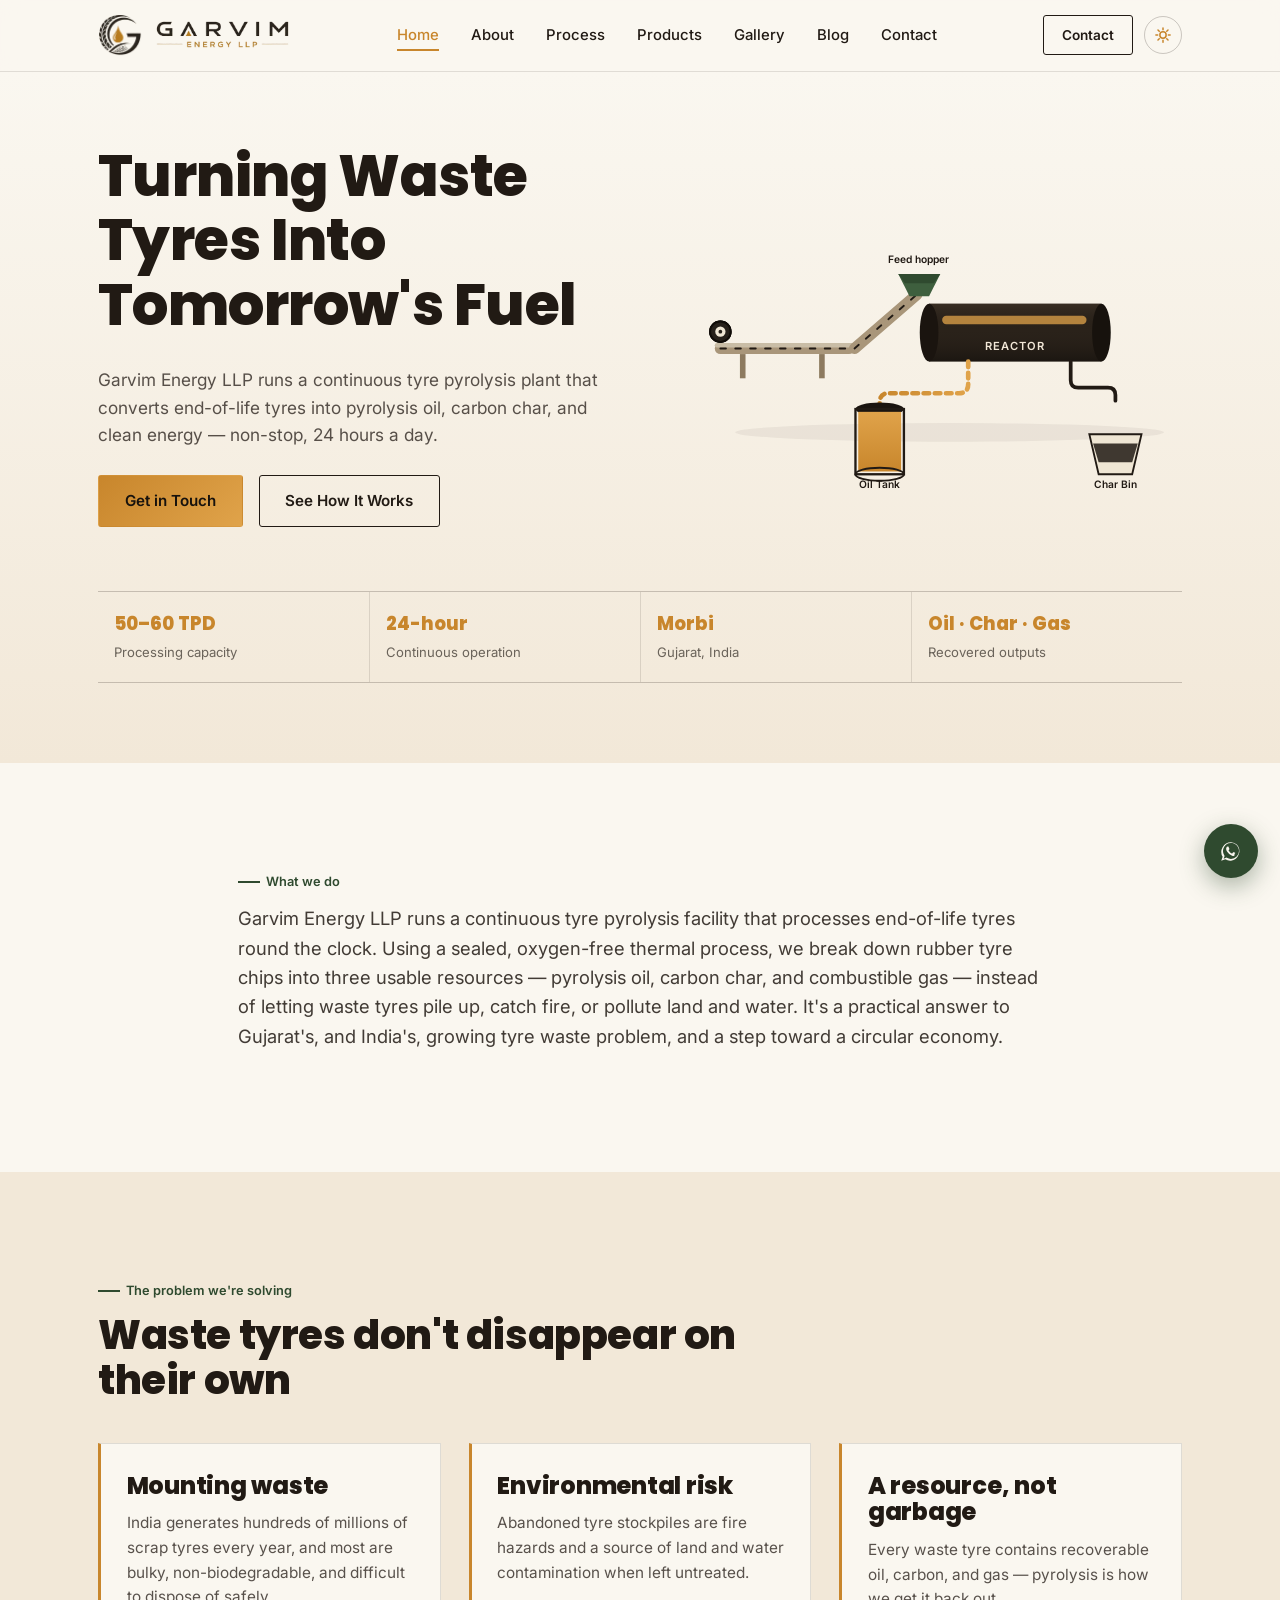
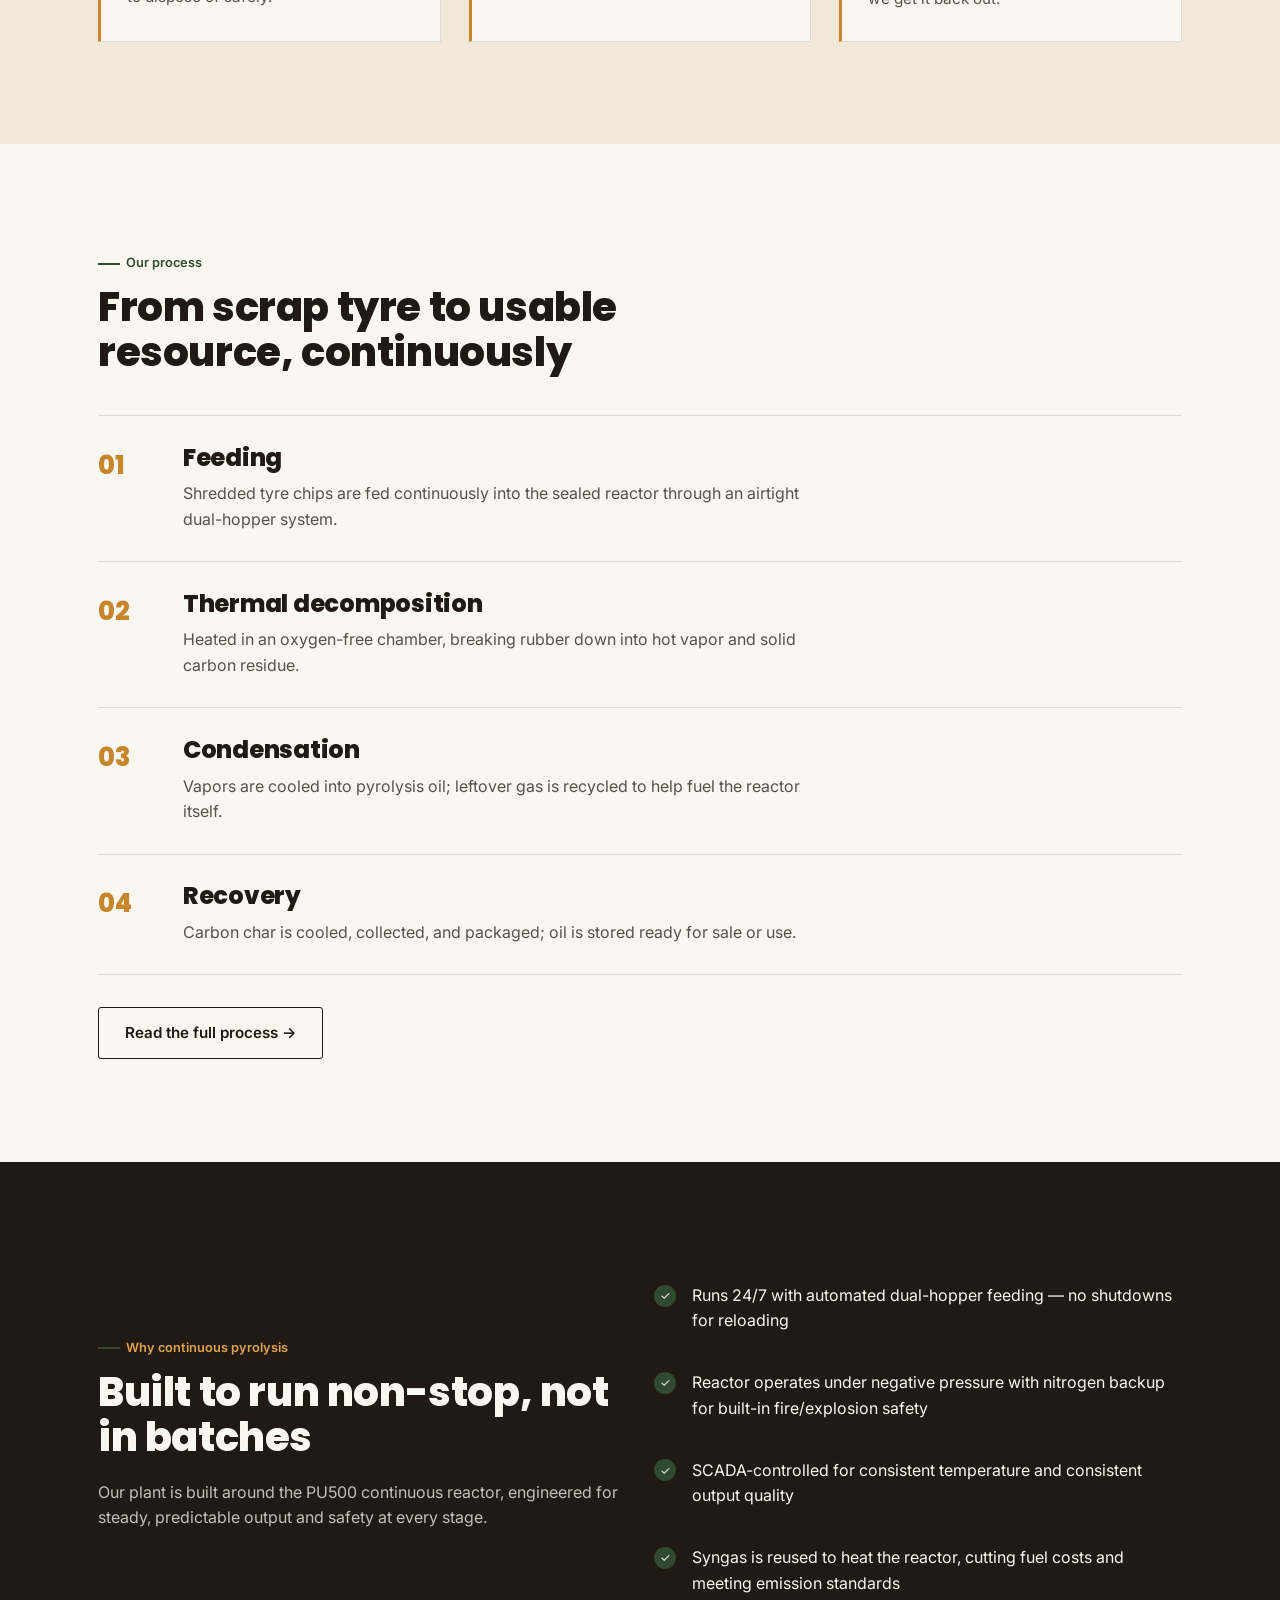
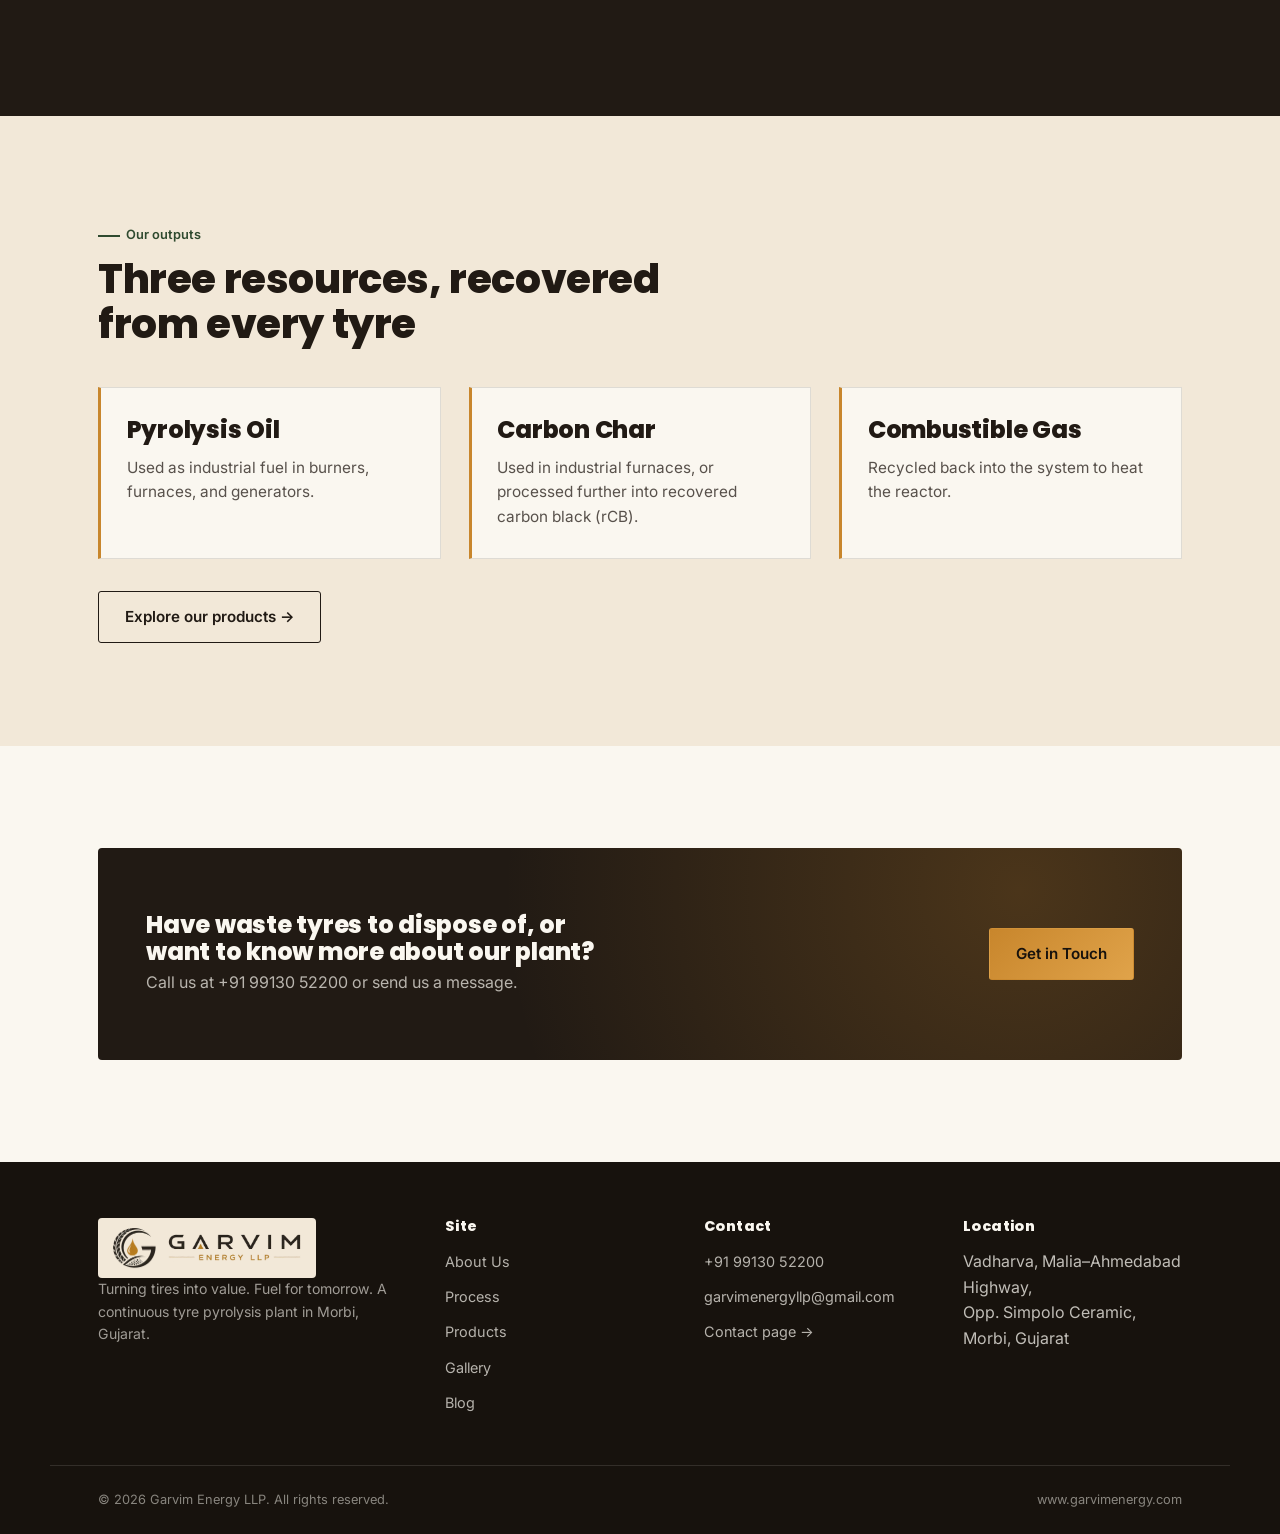
<file: index.html>
<!DOCTYPE html>
<html lang="en">
<head>
<meta charset="UTF-8">
<script>(function(){try{var t=localStorage.getItem('garvim-theme')||'light';document.documentElement.setAttribute('data-theme',t);}catch(e){document.documentElement.setAttribute('data-theme','light');}})();</script>
<meta name="viewport" content="width=device-width, initial-scale=1.0">
<title>Garvim Energy LLP — Turning Waste Tyres Into Tomorrow's Fuel</title>
<meta name="description" content="Garvim Energy LLP operates a continuous tyre pyrolysis plant in Morbi, Gujarat — converting end-of-life tyres into pyrolysis oil, carbon char, and clean energy, non-stop.">
<link rel="icon" type="image/png" href="images/logo-mark.png">
<link rel="preconnect" href="https://fonts.googleapis.com">
<link href="https://fonts.googleapis.com/css2?family=Poppins:wght@600;700;800&family=Inter:wght@400;500;600&display=swap" rel="stylesheet">
<link rel="stylesheet" href="css/style.css">
</head>
<body>
<div id="page-veil"></div>

<header class="site">
  <div class="nav-inner">
    <a href="index.html" class="brand" aria-label="Garvim Energy LLP — Home"><img class="brand-mark" src="images/logo-mark.png" alt=""><img class="brand-word" src="images/logo-wordmark.png" alt="Garvim Energy LLP"></a>
    <nav class="primary">
      <ul>
        <li><a href="index.html">Home</a></li>
        <li><a href="about.html">About</a></li>
        <li><a href="process.html">Process</a></li>
        <li><a href="products.html">Products</a></li>
        <li><a href="gallery.html">Gallery</a></li>
        <li><a href="blog.html">Blog</a></li>
        <li><a href="contact.html">Contact</a></li>
      </ul>
    </nav>
    <div class="nav-cta">
      <a href="contact.html" class="btn btn-outline"><span>Contact</span></a>
      <button class="theme-toggle" type="button" aria-label="Switch between light and dark theme" title="Switch theme">
        <svg class="icon-sun" viewBox="0 0 24 24" fill="none" stroke="currentColor" stroke-width="2" stroke-linecap="round"><circle cx="12" cy="12" r="4.2"/><path d="M12 2.5v2.4M12 19.1v2.4M2.5 12h2.4M19.1 12h2.4M5.3 5.3l1.7 1.7M17 17l1.7 1.7M5.3 18.7 7 17M17 7l1.7-1.7"/></svg>
        <svg class="icon-moon" viewBox="0 0 24 24" fill="currentColor"><path d="M20.5 14.3A8.6 8.6 0 0 1 9.7 3.5a.7.7 0 0 0-.9-.9A9.8 9.8 0 1 0 21.4 15.2a.7.7 0 0 0-.9-.9Z"/></svg>
      </button>
      <button class="burger" aria-label="Menu"><span></span><span></span><span></span></button>
    </div>
  </div>
</header>

<main>
  <!-- HERO -->
  <section class="hero">
    <div class="wrap hero-grid">
      <div class="reveal in">
        <h1>Turning Waste Tyres Into Tomorrow's Fuel</h1>
        <p class="sub">Garvim Energy LLP runs a continuous tyre pyrolysis plant that converts end-of-life tyres into pyrolysis oil, carbon char, and clean energy — non-stop, 24 hours a day.</p>
        <div class="hero-ctas">
          <a href="contact.html" class="btn btn-primary"><span>Get in Touch</span></a>
          <a href="process.html" class="btn btn-outline"><span>See How It Works</span></a>
        </div>
      </div>

      <div class="reveal in" style="transition-delay:.15s">
        <!-- Reactor / conveyor / oil+char animation -->
        <svg class="reactor-scene" viewBox="0 0 520 360" xmlns="http://www.w3.org/2000/svg" role="img" aria-label="Animated diagram: shredded tyres feeding into a pyrolysis reactor, producing pyrolysis oil and carbon char">
          <defs>
            <linearGradient id="oilGrad" x1="0" y1="0" x2="1" y2="0">
              <stop offset="0%" stop-color="#c8862c"/>
              <stop offset="100%" stop-color="#e0a34a"/>
            </linearGradient>
            <linearGradient id="tankGrad" x1="0" y1="1" x2="0" y2="0">
              <stop offset="0%" stop-color="#c8862c"/>
              <stop offset="100%" stop-color="#e0a34a"/>
            </linearGradient>
          </defs>

          <!-- ground shadow -->
          <ellipse cx="270" cy="288" rx="230" ry="10" fill="#211a14" opacity="0.06"/>

          <!-- conveyor belt (flat, then inclined into the hopper) -->
          <g>
            <rect x="18" y="192" width="150" height="12" rx="6" fill="#a9967a"/>
            <rect x="18" y="192" width="150" height="5" rx="2.5" fill="#c9bda6"/>
            <line class="conveyor-track" x1="24" y1="198" x2="162" y2="198" stroke="#211a14" stroke-width="2" stroke-linecap="round"/>
            <path d="M168,198 L235,140" stroke="#a9967a" stroke-width="12" stroke-linecap="round"/>
            <path class="conveyor-track" d="M168,198 L235,140" stroke="#211a14" stroke-width="2" stroke-linecap="round" fill="none"/>
            <!-- support legs -->
            <rect x="45" y="204" width="6" height="26" fill="#8d7a5f"/>
            <rect x="130" y="204" width="6" height="26" fill="#8d7a5f"/>
          </g>

          <!-- tyres riding the belt, drawn with tread + rim for a more realistic look -->
          <g class="tyre tyre-1">
            <ellipse cx="0" cy="3" rx="11" ry="4" fill="#000" opacity="0.15"/>
            <circle r="11" fill="#26201a"/><circle r="11" fill="none" stroke="#100c08" stroke-width="2"/>
            <circle r="5.5" fill="#efe6d4"/><circle r="2" fill="#26201a"/>
          </g>
          <g class="tyre tyre-2">
            <ellipse cx="0" cy="3" rx="11" ry="4" fill="#000" opacity="0.15"/>
            <circle r="11" fill="#26201a"/><circle r="11" fill="none" stroke="#100c08" stroke-width="2"/>
            <circle r="5.5" fill="#efe6d4"/><circle r="2" fill="#26201a"/>
          </g>
          <g class="tyre tyre-3">
            <ellipse cx="0" cy="3" rx="11" ry="4" fill="#000" opacity="0.15"/>
            <circle r="11" fill="#26201a"/><circle r="11" fill="none" stroke="#100c08" stroke-width="2"/>
            <circle r="5.5" fill="#efe6d4"/><circle r="2" fill="#26201a"/>
          </g>

          <!-- feed hopper -->
          <path d="M215,118 L260,118 L248,142 L227,142 Z" fill="#3e5f3e"/>
          <path d="M215,118 L260,118 L253,128 L222,128 Z" fill="#2f4a2f"/>
          <text x="237" y="106" text-anchor="middle" fill="#211a14" font-size="11" font-family="Inter, sans-serif" font-weight="600">Feed hopper</text>

          <!-- reactor body: horizontal cylinder with shaded ends for a 3D feel -->
          <g>
            <rect x="248" y="150" width="185" height="62" fill="#2a221a"/>
            <rect x="248" y="150" width="185" height="62" fill="url(#reactorShade)"/>
            <ellipse cx="248" cy="181" rx="10" ry="31" fill="#1a140f"/>
            <ellipse cx="433" cy="181" rx="10" ry="31" fill="#17120d"/>
            <rect class="reactor-glow" x="262" y="163" width="155" height="9" rx="4.5" fill="#e0a34a" opacity="0.75"/>
            <text x="340" y="200" text-anchor="middle" fill="#f2e8d8" font-size="12" font-family="Inter, sans-serif" font-weight="600" letter-spacing="1">REACTOR</text>
          </g>

          <!-- oil outlet -> oil tank, positioned to the LEFT and well clear of the char bin -->
          <path class="oil-flow" d="M290,212 L290,236 Q290,246 280,246 L205,246 Q195,246 195,256 L195,262" fill="none" stroke="url(#oilGrad)" stroke-width="5" stroke-linecap="round" stroke-dasharray="6 6"/>
          <g>
            <ellipse cx="195" cy="263" rx="26" ry="7" fill="#1a140f"/>
            <rect x="169" y="263" width="52" height="70" fill="none" stroke="#211a14" stroke-width="2.5"/>
            <rect class="oil-tank-fill" x="172" y="266" width="46" height="64" fill="url(#tankGrad)" style="transform-origin:172px 330px"/>
            <ellipse cx="195" cy="333" rx="26" ry="7" fill="none" stroke="#211a14" stroke-width="2"/>
          </g>
          <text x="195" y="348" text-anchor="middle" fill="#211a14" font-size="11" font-family="Inter, sans-serif" font-weight="600">Oil Tank</text>

          <!-- char outlet -> char bin, positioned to the RIGHT, clearly separate from the oil tank -->
          <path d="M400,212 L400,232 Q400,240 408,240 L440,240 Q448,240 448,248 L448,254" fill="none" stroke="#211a14" stroke-width="4" stroke-linecap="round"/>
          <g transform="translate(448,256)">
            <circle class="char-particle" cx="-9" cy="0" r="2.8" fill="#211a14"/>
            <circle class="char-particle" cx="-2" cy="0" r="2.3" fill="#2f4a2f"/>
            <circle class="char-particle" cx="5" cy="0" r="3" fill="#211a14"/>
            <circle class="char-particle" cx="12" cy="0" r="2.4" fill="#2f4a2f"/>
            <circle class="char-particle" cx="19" cy="0" r="2.6" fill="#211a14"/>
          </g>
          <path d="M420,290 L476,290 L466,333 L430,333 Z" fill="#efe6d4" stroke="#211a14" stroke-width="2"/>
          <path d="M424,300 L472,300 L466,320 L430,320 Z" fill="#211a14" opacity="0.85"/>
          <text x="448" y="348" text-anchor="middle" fill="#211a14" font-size="11" font-family="Inter, sans-serif" font-weight="600">Char Bin</text>

          <defs>
            <linearGradient id="reactorShade" x1="0" y1="0" x2="0" y2="1">
              <stop offset="0%" stop-color="#3a2f24" stop-opacity="0.9"/>
              <stop offset="45%" stop-color="#241d16" stop-opacity="0"/>
              <stop offset="100%" stop-color="#000" stop-opacity="0.35"/>
            </linearGradient>
          </defs>
        </svg>
      </div>
    </div>

    <div class="wrap">
      <div class="trust-strip reveal">
        <div class="trust-item"><span class="num">50–60 TPD</span><span class="label">Processing capacity</span></div>
        <div class="trust-item"><span class="num">24-hour</span><span class="label">Continuous operation</span></div>
        <div class="trust-item"><span class="num">Morbi</span><span class="label">Gujarat, India</span></div>
        <div class="trust-item"><span class="num">Oil · Char · Gas</span><span class="label">Recovered outputs</span></div>
      </div>
    </div>
  </section>

  <!-- WHAT WE DO -->
  <section>
    <div class="wrap" style="max-width:900px">
      <div class="eyebrow reveal">What we do</div>
      <p class="reveal" style="font-size:1.15rem; max-width:none; color:rgba(var(--ink-rgb), .85)">Garvim Energy LLP runs a continuous tyre pyrolysis facility that processes end-of-life tyres round the clock. Using a sealed, oxygen-free thermal process, we break down rubber tyre chips into three usable resources — pyrolysis oil, carbon char, and combustible gas — instead of letting waste tyres pile up, catch fire, or pollute land and water. It's a practical answer to Gujarat's, and India's, growing tyre waste problem, and a step toward a circular economy.</p>
    </div>
  </section>

  <!-- PROBLEM -->
  <section class="section-cream">
    <div class="wrap">
      <div class="section-head reveal">
        <div class="eyebrow">The problem we're solving</div>
        <h2>Waste tyres don't disappear on their own</h2>
      </div>
      <div class="grid-3 reveal-stagger">
        <div class="card">
          <h3>Mounting waste</h3>
          <p>India generates hundreds of millions of scrap tyres every year, and most are bulky, non-biodegradable, and difficult to dispose of safely.</p>
        </div>
        <div class="card">
          <h3>Environmental risk</h3>
          <p>Abandoned tyre stockpiles are fire hazards and a source of land and water contamination when left untreated.</p>
        </div>
        <div class="card">
          <h3>A resource, not garbage</h3>
          <p>Every waste tyre contains recoverable oil, carbon, and gas — pyrolysis is how we get it back out.</p>
        </div>
      </div>
    </div>
  </section>

  <!-- PROCESS SNAPSHOT -->
  <section>
    <div class="wrap">
      <div class="section-head reveal">
        <div class="eyebrow">Our process</div>
        <h2>From scrap tyre to usable resource, continuously</h2>
      </div>
      <div class="process-list reveal-stagger">
        <div class="process-step"><div class="step-num"></div><div><h3>Feeding</h3><p>Shredded tyre chips are fed continuously into the sealed reactor through an airtight dual-hopper system.</p></div></div>
        <div class="process-step"><div class="step-num"></div><div><h3>Thermal decomposition</h3><p>Heated in an oxygen-free chamber, breaking rubber down into hot vapor and solid carbon residue.</p></div></div>
        <div class="process-step"><div class="step-num"></div><div><h3>Condensation</h3><p>Vapors are cooled into pyrolysis oil; leftover gas is recycled to help fuel the reactor itself.</p></div></div>
        <div class="process-step"><div class="step-num"></div><div><h3>Recovery</h3><p>Carbon char is cooled, collected, and packaged; oil is stored ready for sale or use.</p></div></div>
      </div>
      <div class="reveal" style="margin-top:2rem"><a href="process.html" class="btn btn-outline"><span>Read the full process →</span></a></div>
    </div>
  </section>

  <!-- WHY CONTINUOUS -->
  <section class="section-charcoal">
    <div class="wrap grid-2" style="align-items:center">
      <div class="reveal">
        <div class="eyebrow" style="color:var(--amber-light)">Why continuous pyrolysis</div>
        <h2>Built to run non-stop, not in batches</h2>
        <p style="color:rgba(250,247,240,.75)">Our plant is built around the PU500 continuous reactor, engineered for steady, predictable output and safety at every stage.</p>
      </div>
      <ul class="compare-list reveal-stagger">
        <li class="compare-row"><span class="check">✓</span><span>Runs 24/7 with automated dual-hopper feeding — no shutdowns for reloading</span></li>
        <li class="compare-row"><span class="check">✓</span><span>Reactor operates under negative pressure with nitrogen backup for built-in fire/explosion safety</span></li>
        <li class="compare-row"><span class="check">✓</span><span>SCADA-controlled for consistent temperature and consistent output quality</span></li>
        <li class="compare-row" style="border-bottom:none"><span class="check">✓</span><span>Syngas is reused to heat the reactor, cutting fuel costs and meeting emission standards</span></li>
      </ul>
    </div>
  </section>

  <!-- OUTPUTS -->
  <section class="section-cream">
    <div class="wrap">
      <div class="section-head reveal">
        <div class="eyebrow">Our outputs</div>
        <h2>Three resources, recovered from every tyre</h2>
      </div>
      <div class="grid-3 reveal-stagger">
        <div class="card"><h3>Pyrolysis Oil</h3><p>Used as industrial fuel in burners, furnaces, and generators.</p></div>
        <div class="card"><h3>Carbon Char</h3><p>Used in industrial furnaces, or processed further into recovered carbon black (rCB).</p></div>
        <div class="card"><h3>Combustible Gas</h3><p>Recycled back into the system to heat the reactor.</p></div>
      </div>
      <div class="reveal" style="margin-top:2rem"><a href="products.html" class="btn btn-outline"><span>Explore our products →</span></a></div>
    </div>
  </section>

  <!-- CTA -->
  <section>
    <div class="wrap">
      <div class="cta-banner reveal">
        <div>
          <h3>Have waste tyres to dispose of, or want to know more about our plant?</h3>
          <p>Call us at +91 99130 52200 or send us a message.</p>
        </div>
        <a href="contact.html" class="btn btn-primary"><span>Get in Touch</span></a>
      </div>
    </div>
  </section>
</main>

<footer class="site">
  <div class="wrap footer-grid">
    <div class="footer-brand">
      <a href="index.html" class="brand brand-on-dark" aria-label="Garvim Energy LLP — Home"><img class="brand-mark" src="images/logo-mark.png" alt=""><img class="brand-word" src="images/logo-wordmark.png" alt="Garvim Energy LLP"></a>
      <p>Turning tires into value. Fuel for tomorrow. A continuous tyre pyrolysis plant in Morbi, Gujarat.</p>
    </div>
    <div>
      <h4>Site</h4>
      <ul>
        <li><a href="about.html">About Us</a></li>
        <li><a href="process.html">Process</a></li>
        <li><a href="products.html">Products</a></li>
        <li><a href="gallery.html">Gallery</a></li>
        <li><a href="blog.html">Blog</a></li>
      </ul>
    </div>
    <div>
      <h4>Contact</h4>
      <ul>
        <li><a href="tel:+919913052200">+91 99130 52200</a></li>
        <li><a href="mailto:garvimenergyllp@gmail.com">garvimenergyllp@gmail.com</a></li>
        <li><a href="contact.html">Contact page →</a></li>
      </ul>
    </div>
    <div>
      <h4>Location</h4>
      <ul>
        <li><span>Vadharva, Malia–Ahmedabad Highway,<br>Opp. Simpolo Ceramic, Morbi, Gujarat</span></li>
      </ul>
    </div>
  </div>
  <div class="footer-bottom">
    <span>© 2026 Garvim Energy LLP. All rights reserved.</span>
    <span>www.garvimenergy.com</span>
  </div>
</footer>

<a class="wa-float" href="https://wa.me/919913052200" target="_blank" rel="noopener" aria-label="Chat on WhatsApp">
  <svg width="26" height="26" viewBox="0 0 24 24" fill="currentColor"><path d="M17.6 6.3A8.9 8.9 0 0 0 12 4a8.9 8.9 0 0 0-7.7 13.4L3 21l3.7-1.3A8.9 8.9 0 0 0 12 20.9a8.9 8.9 0 0 0 5.6-14.6ZM12 19.3a7.4 7.4 0 0 1-3.8-1l-.3-.2-2.7 1 .9-2.6-.2-.3A7.4 7.4 0 1 1 19.4 12 7.4 7.4 0 0 1 12 19.3Zm4-5.5c-.2-.1-1.3-.7-1.5-.7s-.4-.1-.5.1-.6.7-.7.9-.3.2-.5.1a6 6 0 0 1-1.8-1.1 6.6 6.6 0 0 1-1.2-1.5c-.1-.2 0-.4.1-.5l.4-.4.2-.4v-.4c-.1-.1-.5-1.2-.7-1.7s-.4-.4-.5-.4h-.4a.9.9 0 0 0-.6.3 2.7 2.7 0 0 0-.8 2 4.7 4.7 0 0 0 1 2.5 10.7 10.7 0 0 0 4.1 3.6c1.4.6 1.4.4 1.7.4a1.5 1.5 0 0 0 1-.7 1.2 1.2 0 0 0 .1-.7c0-.1-.2-.2-.4-.3Z"/></svg>
</a>

<script src="js/main.js"></script>
</body>
</html>
</file>
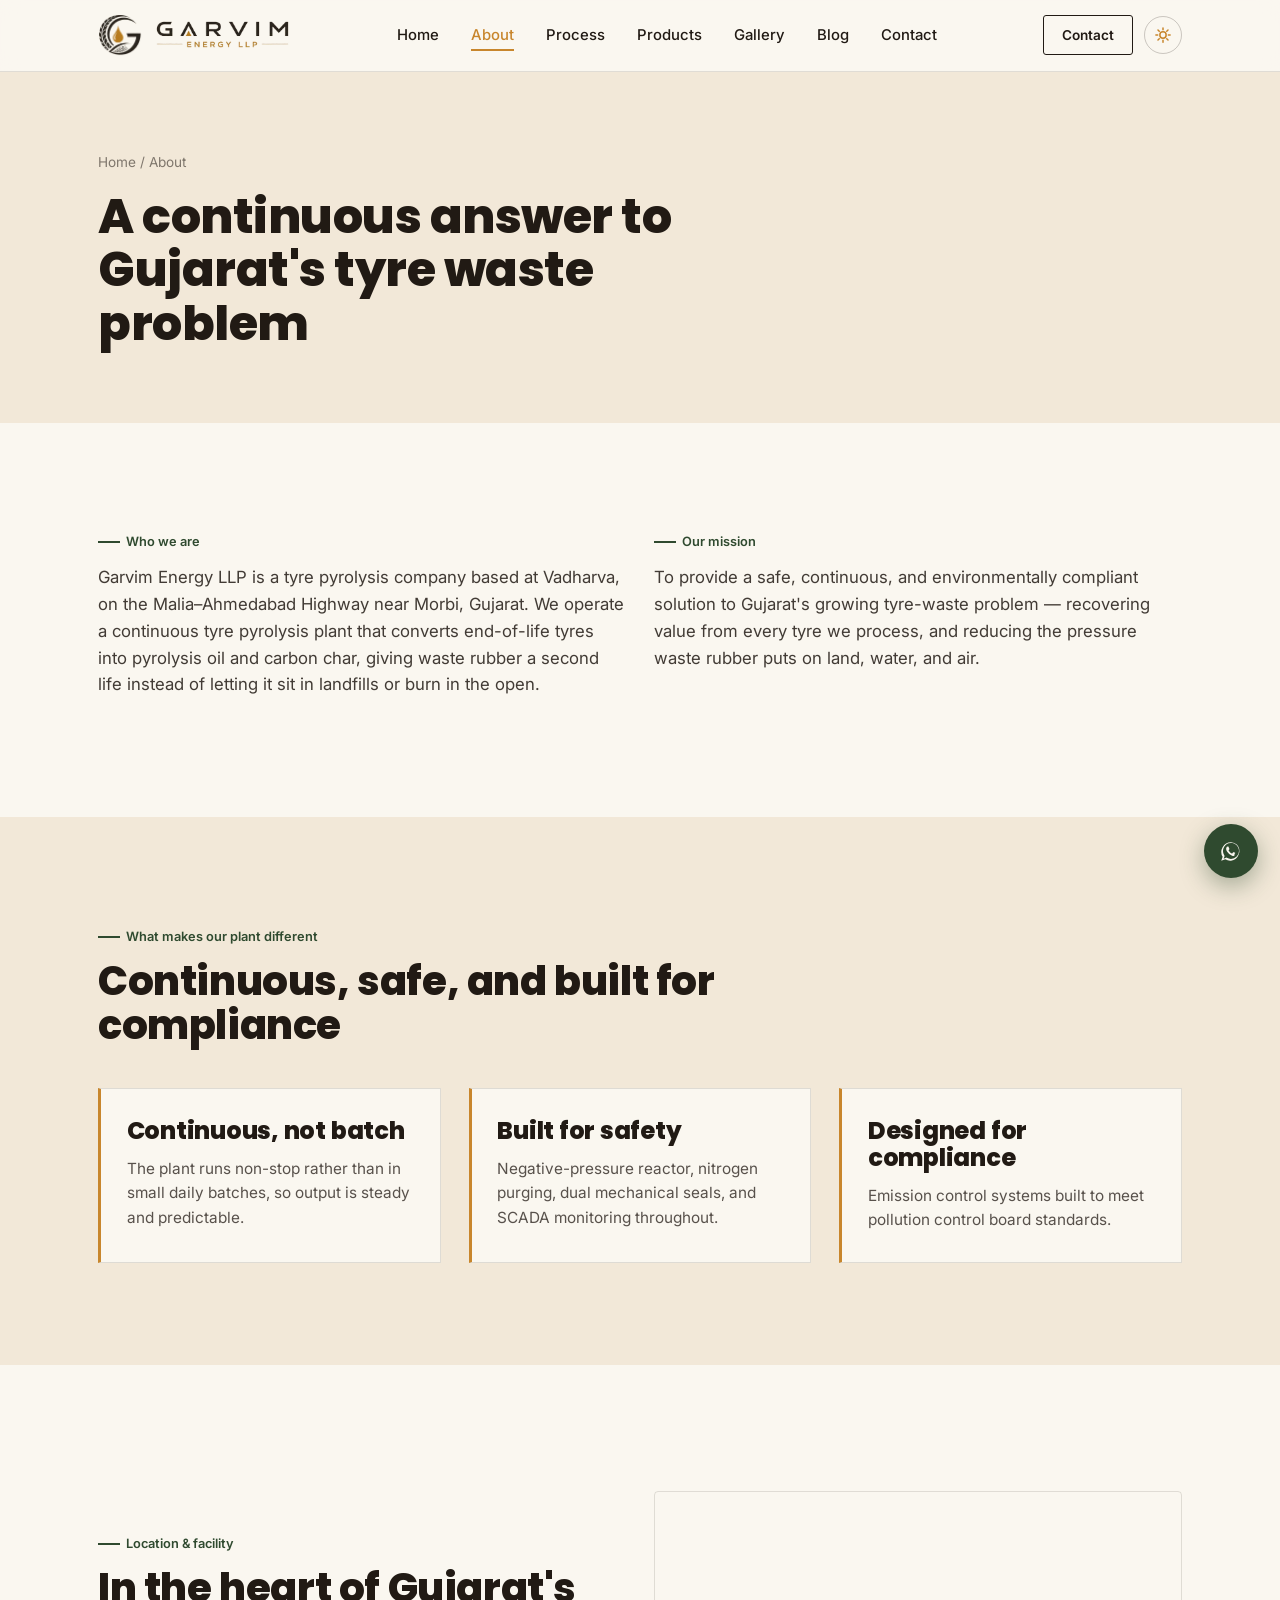
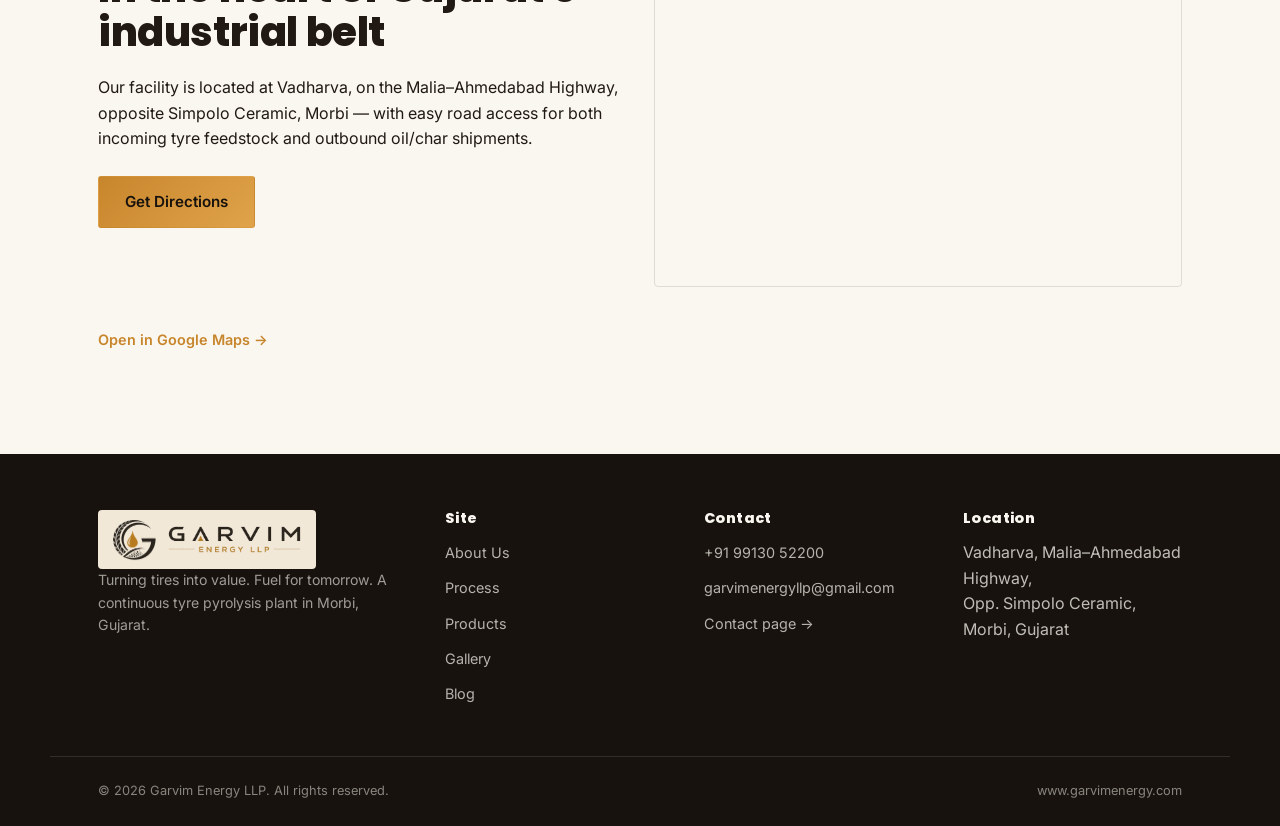
<file: about.html>
<!DOCTYPE html>
<html lang="en">
<head>
<meta charset="UTF-8">
<script>(function(){try{var t=localStorage.getItem('garvim-theme')||'light';document.documentElement.setAttribute('data-theme',t);}catch(e){document.documentElement.setAttribute('data-theme','light');}})();</script>
<meta name="viewport" content="width=device-width, initial-scale=1.0">
<title>About Us — Garvim Energy LLP</title>
<meta name="description" content="Garvim Energy LLP is a tyre pyrolysis company based near Morbi, Gujarat, operating a continuous plant that converts end-of-life tyres into pyrolysis oil and carbon char.">
<link rel="icon" type="image/png" href="images/logo-mark.png">
<link href="https://fonts.googleapis.com/css2?family=Poppins:wght@600;700;800&family=Inter:wght@400;500;600&display=swap" rel="stylesheet">
<link rel="stylesheet" href="css/style.css">
</head>
<body>
<div id="page-veil"></div>

<header class="site">
  <div class="nav-inner">
    <a href="index.html" class="brand" aria-label="Garvim Energy LLP — Home"><img class="brand-mark" src="images/logo-mark.png" alt=""><img class="brand-word" src="images/logo-wordmark.png" alt="Garvim Energy LLP"></a>
    <nav class="primary">
      <ul>
        <li><a href="index.html">Home</a></li>
        <li><a href="about.html">About</a></li>
        <li><a href="process.html">Process</a></li>
        <li><a href="products.html">Products</a></li>
        <li><a href="gallery.html">Gallery</a></li>
        <li><a href="blog.html">Blog</a></li>
        <li><a href="contact.html">Contact</a></li>
      </ul>
    </nav>
    <div class="nav-cta">
      <a href="contact.html" class="btn btn-outline"><span>Contact</span></a>
      <button class="theme-toggle" type="button" aria-label="Switch between light and dark theme" title="Switch theme">
        <svg class="icon-sun" viewBox="0 0 24 24" fill="none" stroke="currentColor" stroke-width="2" stroke-linecap="round"><circle cx="12" cy="12" r="4.2"/><path d="M12 2.5v2.4M12 19.1v2.4M2.5 12h2.4M19.1 12h2.4M5.3 5.3l1.7 1.7M17 17l1.7 1.7M5.3 18.7 7 17M17 7l1.7-1.7"/></svg>
        <svg class="icon-moon" viewBox="0 0 24 24" fill="currentColor"><path d="M20.5 14.3A8.6 8.6 0 0 1 9.7 3.5a.7.7 0 0 0-.9-.9A9.8 9.8 0 1 0 21.4 15.2a.7.7 0 0 0-.9-.9Z"/></svg>
      </button>
      <button class="burger" aria-label="Menu"><span></span><span></span><span></span></button>
    </div>
  </div>
</header>

<main>
  <section class="page-hero">
    <div class="wrap">
      <div class="breadcrumb reveal"><a href="index.html">Home</a> / About</div>
      <h1 class="reveal">A continuous answer to Gujarat's tyre waste problem</h1>
    </div>
  </section>

  <section>
    <div class="wrap grid-2" style="align-items:start">
      <div class="reveal">
        <div class="eyebrow">Who we are</div>
        <p style="font-size:1.05rem; color:rgba(var(--ink-rgb), .85)">Garvim Energy LLP is a tyre pyrolysis company based at Vadharva, on the Malia–Ahmedabad Highway near Morbi, Gujarat. We operate a continuous tyre pyrolysis plant that converts end-of-life tyres into pyrolysis oil and carbon char, giving waste rubber a second life instead of letting it sit in landfills or burn in the open.</p>
      </div>
      <div class="reveal" style="transition-delay:.1s">
        <div class="eyebrow">Our mission</div>
        <p style="font-size:1.05rem; color:rgba(var(--ink-rgb), .85)">To provide a safe, continuous, and environmentally compliant solution to Gujarat's growing tyre-waste problem — recovering value from every tyre we process, and reducing the pressure waste rubber puts on land, water, and air.</p>
      </div>
    </div>
  </section>

  <section class="section-cream">
    <div class="wrap">
      <div class="section-head reveal">
        <div class="eyebrow">What makes our plant different</div>
        <h2>Continuous, safe, and built for compliance</h2>
      </div>
      <div class="grid-3 reveal-stagger">
        <div class="card">
          <h3>Continuous, not batch</h3>
          <p>The plant runs non-stop rather than in small daily batches, so output is steady and predictable.</p>
        </div>
        <div class="card">
          <h3>Built for safety</h3>
          <p>Negative-pressure reactor, nitrogen purging, dual mechanical seals, and SCADA monitoring throughout.</p>
        </div>
        <div class="card">
          <h3>Designed for compliance</h3>
          <p>Emission control systems built to meet pollution control board standards.</p>
        </div>
      </div>
    </div>
  </section>

  <section>
    <div class="wrap grid-2" style="align-items:center">
      <div class="reveal">
        <div class="eyebrow">Location &amp; facility</div>
        <h2>In the heart of Gujarat's industrial belt</h2>
        <p>Our facility is located at Vadharva, on the Malia–Ahmedabad Highway, opposite Simpolo Ceramic, Morbi — with easy road access for both incoming tyre feedstock and outbound oil/char shipments.</p>
        <a href="contact.html" class="btn btn-primary" style="margin-top:.5rem"><span>Get Directions</span></a>
      </div>
      <div class="map-embed reveal" style="transition-delay:.1s">
        <iframe src="https://www.google.com/maps?q=Simpolo+Ceramic+Morbi+Gujarat&output=embed" loading="lazy" referrerpolicy="no-referrer-when-downgrade" title="Garvim Energy facility location"></iframe>
      </div>
        <a class="map-link" href="https://maps.app.goo.gl/HjXRjR4xzNpyfRQk7" target="_blank" rel="noopener">Open in Google Maps →</a>
    </div>
  </section>
</main>

<footer class="site">
  <div class="wrap footer-grid">
    <div class="footer-brand">
      <a href="index.html" class="brand brand-on-dark" aria-label="Garvim Energy LLP — Home"><img class="brand-mark" src="images/logo-mark.png" alt=""><img class="brand-word" src="images/logo-wordmark.png" alt="Garvim Energy LLP"></a>
      <p>Turning tires into value. Fuel for tomorrow. A continuous tyre pyrolysis plant in Morbi, Gujarat.</p>
    </div>
    <div>
      <h4>Site</h4>
      <ul>
        <li><a href="about.html">About Us</a></li>
        <li><a href="process.html">Process</a></li>
        <li><a href="products.html">Products</a></li>
        <li><a href="gallery.html">Gallery</a></li>
        <li><a href="blog.html">Blog</a></li>
      </ul>
    </div>
    <div>
      <h4>Contact</h4>
      <ul>
        <li><a href="tel:+919913052200">+91 99130 52200</a></li>
        <li><a href="mailto:garvimenergyllp@gmail.com">garvimenergyllp@gmail.com</a></li>
        <li><a href="contact.html">Contact page →</a></li>
      </ul>
    </div>
    <div>
      <h4>Location</h4>
      <ul><li><span>Vadharva, Malia–Ahmedabad Highway,<br>Opp. Simpolo Ceramic, Morbi, Gujarat</span></li></ul>
    </div>
  </div>
  <div class="footer-bottom">
    <span>© 2026 Garvim Energy LLP. All rights reserved.</span>
    <span>www.garvimenergy.com</span>
  </div>
</footer>

<a class="wa-float" href="https://wa.me/919913052200" target="_blank" rel="noopener" aria-label="Chat on WhatsApp">
  <svg width="26" height="26" viewBox="0 0 24 24" fill="currentColor"><path d="M17.6 6.3A8.9 8.9 0 0 0 12 4a8.9 8.9 0 0 0-7.7 13.4L3 21l3.7-1.3A8.9 8.9 0 0 0 12 20.9a8.9 8.9 0 0 0 5.6-14.6ZM12 19.3a7.4 7.4 0 0 1-3.8-1l-.3-.2-2.7 1 .9-2.6-.2-.3A7.4 7.4 0 1 1 19.4 12 7.4 7.4 0 0 1 12 19.3Zm4-5.5c-.2-.1-1.3-.7-1.5-.7s-.4-.1-.5.1-.6.7-.7.9-.3.2-.5.1a6 6 0 0 1-1.8-1.1 6.6 6.6 0 0 1-1.2-1.5c-.1-.2 0-.4.1-.5l.4-.4.2-.4v-.4c-.1-.1-.5-1.2-.7-1.7s-.4-.4-.5-.4h-.4a.9.9 0 0 0-.6.3 2.7 2.7 0 0 0-.8 2 4.7 4.7 0 0 0 1 2.5 10.7 10.7 0 0 0 4.1 3.6c1.4.6 1.4.4 1.7.4a1.5 1.5 0 0 0 1-.7 1.2 1.2 0 0 0 .1-.7c0-.1-.2-.2-.4-.3Z"/></svg>
</a>

<script src="js/main.js"></script>
</body>
</html>
</file>
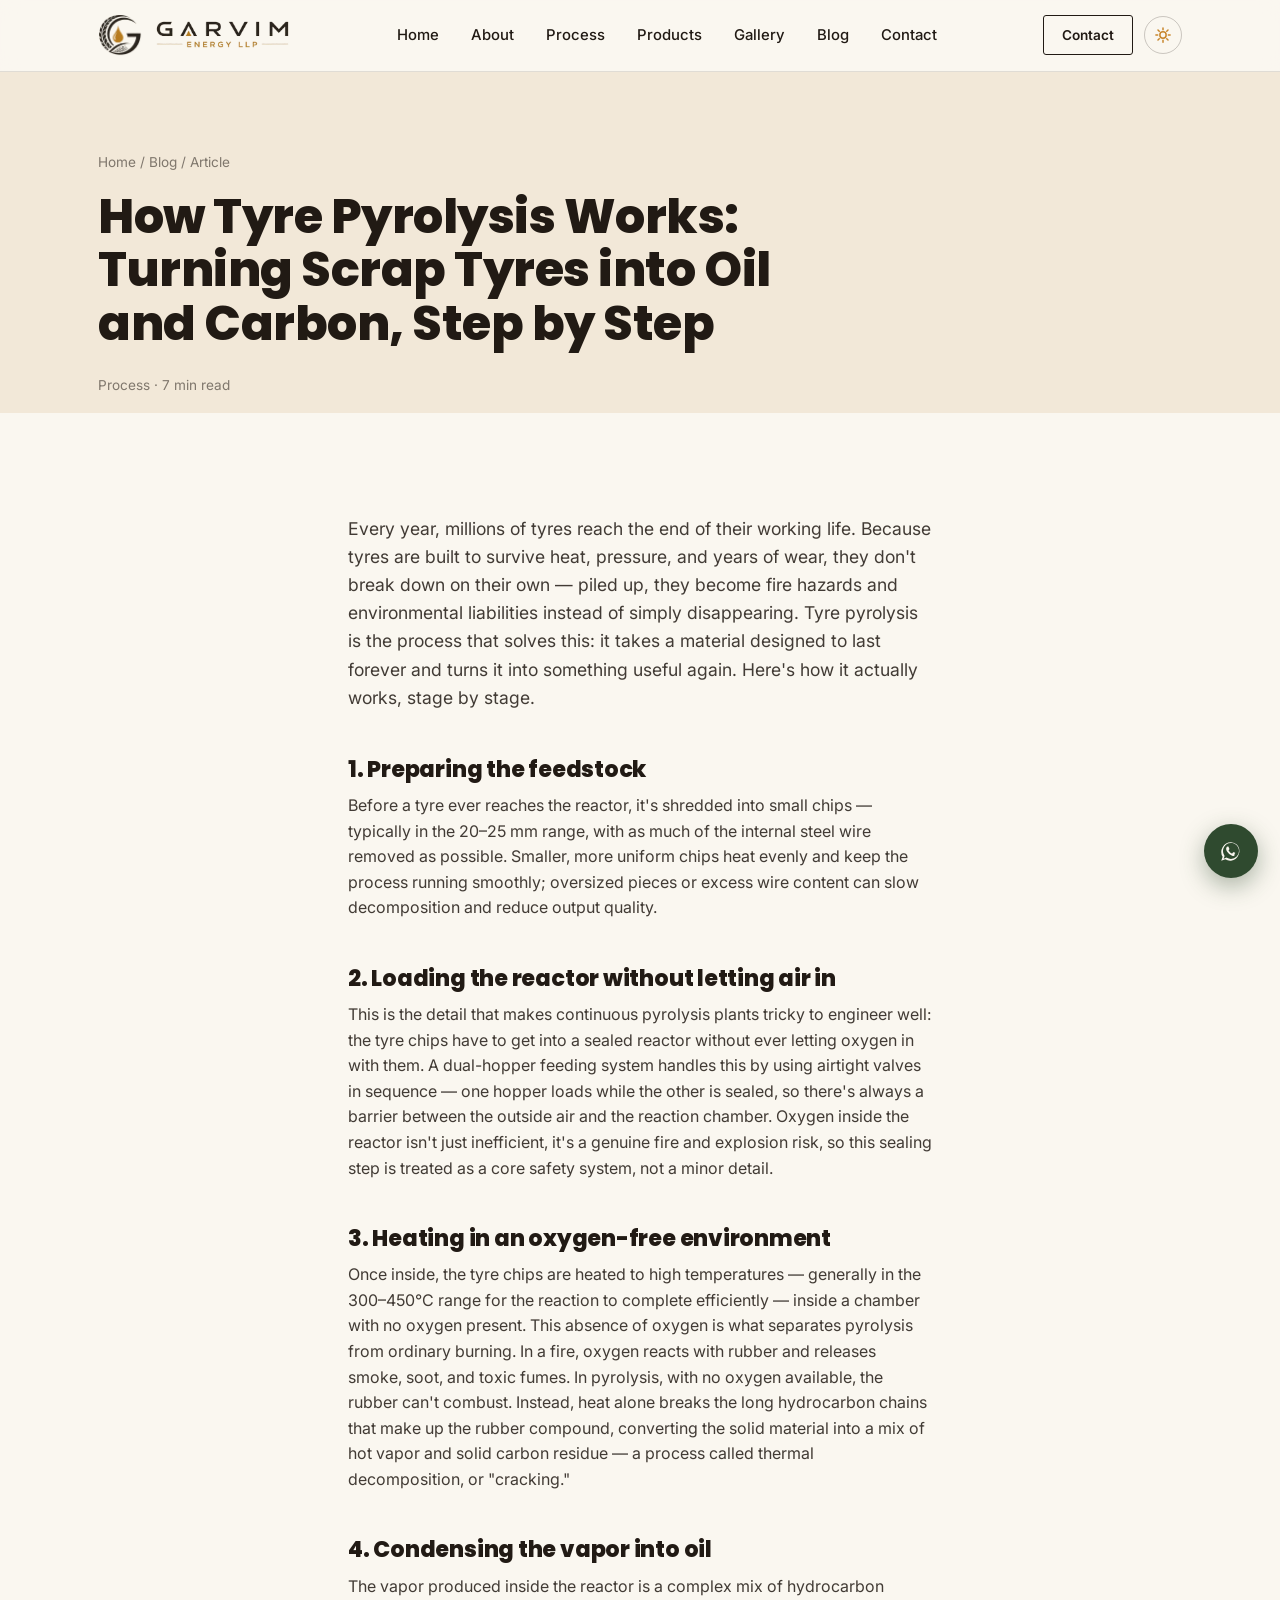
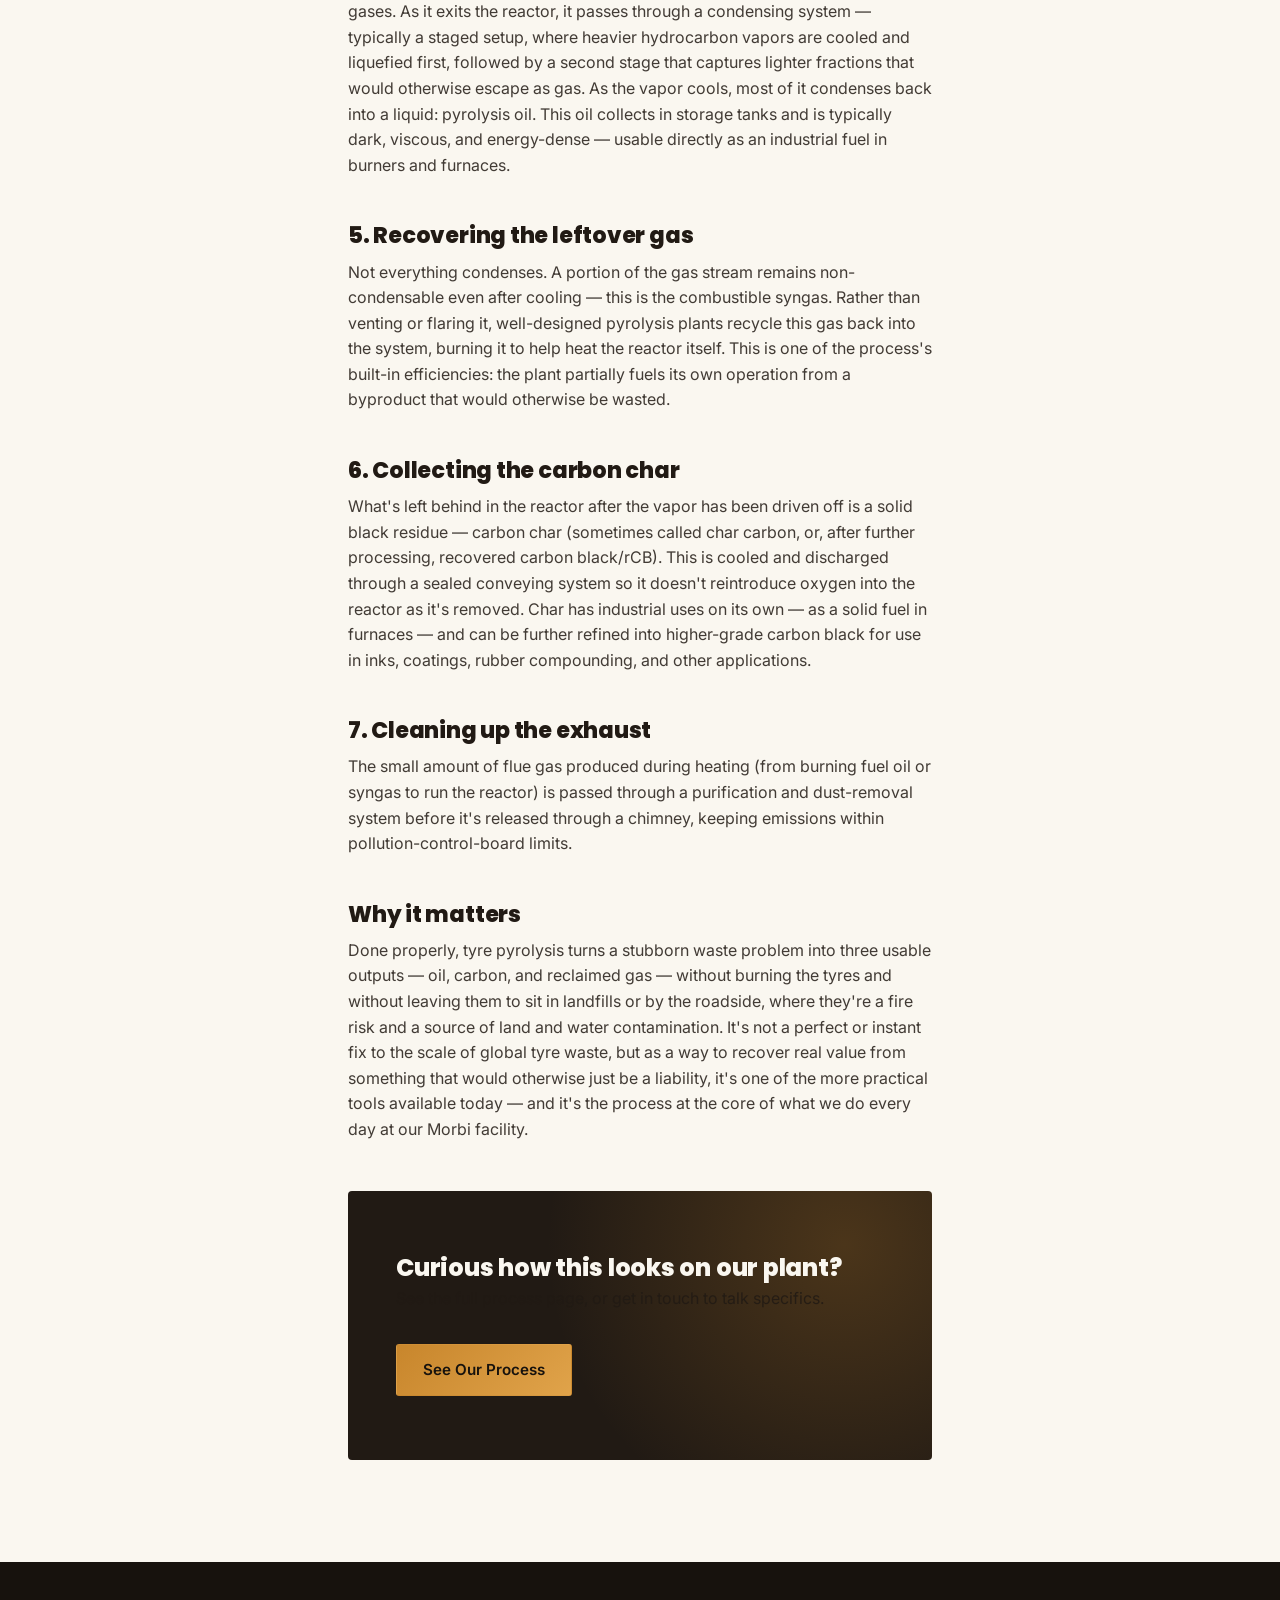
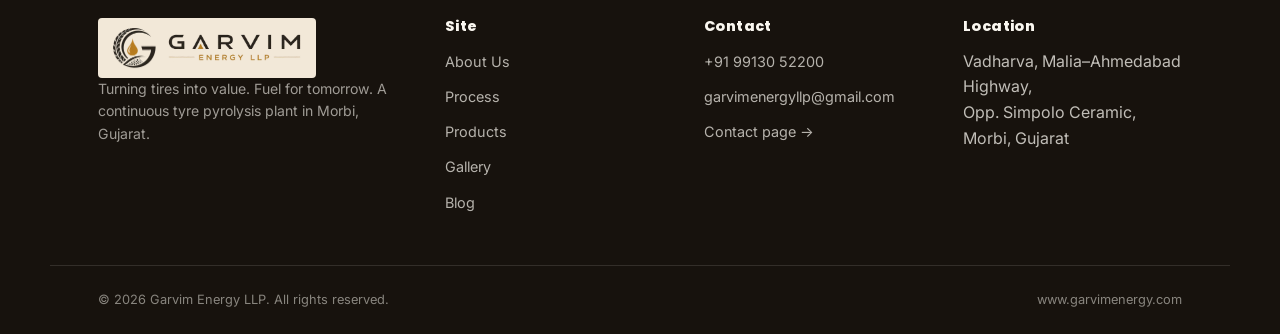
<file: blog-how-tyre-pyrolysis-works.html>
<!DOCTYPE html>
<html lang="en">
<head>
<meta charset="UTF-8">
<script>(function(){try{var t=localStorage.getItem('garvim-theme')||'light';document.documentElement.setAttribute('data-theme',t);}catch(e){document.documentElement.setAttribute('data-theme','light');}})();</script>
<meta name="viewport" content="width=device-width, initial-scale=1.0">
<title>How Tyre Pyrolysis Works: Turning Scrap Tyres into Oil and Carbon, Step by Step — Garvim Energy</title>
<meta name="description" content="A step-by-step explanation of how continuous tyre pyrolysis converts scrap tyres into pyrolysis oil, carbon char, and recycled gas.">
<link rel="icon" type="image/png" href="images/logo-mark.png">
<link href="https://fonts.googleapis.com/css2?family=Poppins:wght@600;700;800&family=Inter:wght@400;500;600&display=swap" rel="stylesheet">
<link rel="stylesheet" href="css/style.css">
</head>
<body>
<div id="page-veil"></div>

<header class="site">
  <div class="nav-inner">
    <a href="index.html" class="brand" aria-label="Garvim Energy LLP — Home"><img class="brand-mark" src="images/logo-mark.png" alt=""><img class="brand-word" src="images/logo-wordmark.png" alt="Garvim Energy LLP"></a>
    <nav class="primary">
      <ul>
        <li><a href="index.html">Home</a></li>
        <li><a href="about.html">About</a></li>
        <li><a href="process.html">Process</a></li>
        <li><a href="products.html">Products</a></li>
        <li><a href="gallery.html">Gallery</a></li>
        <li><a href="blog.html">Blog</a></li>
        <li><a href="contact.html">Contact</a></li>
      </ul>
    </nav>
    <div class="nav-cta">
      <a href="contact.html" class="btn btn-outline"><span>Contact</span></a>
      <button class="theme-toggle" type="button" aria-label="Switch between light and dark theme" title="Switch theme">
        <svg class="icon-sun" viewBox="0 0 24 24" fill="none" stroke="currentColor" stroke-width="2" stroke-linecap="round"><circle cx="12" cy="12" r="4.2"/><path d="M12 2.5v2.4M12 19.1v2.4M2.5 12h2.4M19.1 12h2.4M5.3 5.3l1.7 1.7M17 17l1.7 1.7M5.3 18.7 7 17M17 7l1.7-1.7"/></svg>
        <svg class="icon-moon" viewBox="0 0 24 24" fill="currentColor"><path d="M20.5 14.3A8.6 8.6 0 0 1 9.7 3.5a.7.7 0 0 0-.9-.9A9.8 9.8 0 1 0 21.4 15.2a.7.7 0 0 0-.9-.9Z"/></svg>
      </button>
      <button class="burger" aria-label="Menu"><span></span><span></span><span></span></button>
    </div>
  </div>
</header>

<main>
  <section class="page-hero" style="padding-bottom:1rem">
    <div class="wrap">
      <div class="breadcrumb reveal"><a href="index.html">Home</a> / <a href="blog.html">Blog</a> / Article</div>
      <h1 class="reveal" style="max-width:22ch">How Tyre Pyrolysis Works: Turning Scrap Tyres into Oil and Carbon, Step by Step</h1>
      <div class="meta reveal" style="color:rgba(var(--ink-rgb), .55);font-size:.85rem">Process · 7 min read</div>
    </div>
  </section>

  <section>
    <div class="wrap article-body reveal">
      <p class="article-lede">Every year, millions of tyres reach the end of their working life. Because tyres are built to survive heat, pressure, and years of wear, they don't break down on their own — piled up, they become fire hazards and environmental liabilities instead of simply disappearing. Tyre pyrolysis is the process that solves this: it takes a material designed to last forever and turns it into something useful again. Here's how it actually works, stage by stage.</p>

      <h2>1. Preparing the feedstock</h2>
      <p>Before a tyre ever reaches the reactor, it's shredded into small chips — typically in the 20–25 mm range, with as much of the internal steel wire removed as possible. Smaller, more uniform chips heat evenly and keep the process running smoothly; oversized pieces or excess wire content can slow decomposition and reduce output quality.</p>

      <h2>2. Loading the reactor without letting air in</h2>
      <p>This is the detail that makes continuous pyrolysis plants tricky to engineer well: the tyre chips have to get into a sealed reactor without ever letting oxygen in with them. A dual-hopper feeding system handles this by using airtight valves in sequence — one hopper loads while the other is sealed, so there's always a barrier between the outside air and the reaction chamber. Oxygen inside the reactor isn't just inefficient, it's a genuine fire and explosion risk, so this sealing step is treated as a core safety system, not a minor detail.</p>

      <h2>3. Heating in an oxygen-free environment</h2>
      <p>Once inside, the tyre chips are heated to high temperatures — generally in the 300–450°C range for the reaction to complete efficiently — inside a chamber with no oxygen present. This absence of oxygen is what separates pyrolysis from ordinary burning. In a fire, oxygen reacts with rubber and releases smoke, soot, and toxic fumes. In pyrolysis, with no oxygen available, the rubber can't combust. Instead, heat alone breaks the long hydrocarbon chains that make up the rubber compound, converting the solid material into a mix of hot vapor and solid carbon residue — a process called thermal decomposition, or "cracking."</p>

      <h2>4. Condensing the vapor into oil</h2>
      <p>The vapor produced inside the reactor is a complex mix of hydrocarbon gases. As it exits the reactor, it passes through a condensing system — typically a staged setup, where heavier hydrocarbon vapors are cooled and liquefied first, followed by a second stage that captures lighter fractions that would otherwise escape as gas. As the vapor cools, most of it condenses back into a liquid: pyrolysis oil. This oil collects in storage tanks and is typically dark, viscous, and energy-dense — usable directly as an industrial fuel in burners and furnaces.</p>

      <h2>5. Recovering the leftover gas</h2>
      <p>Not everything condenses. A portion of the gas stream remains non-condensable even after cooling — this is the combustible syngas. Rather than venting or flaring it, well-designed pyrolysis plants recycle this gas back into the system, burning it to help heat the reactor itself. This is one of the process's built-in efficiencies: the plant partially fuels its own operation from a byproduct that would otherwise be wasted.</p>

      <h2>6. Collecting the carbon char</h2>
      <p>What's left behind in the reactor after the vapor has been driven off is a solid black residue — carbon char (sometimes called char carbon, or, after further processing, recovered carbon black/rCB). This is cooled and discharged through a sealed conveying system so it doesn't reintroduce oxygen into the reactor as it's removed. Char has industrial uses on its own — as a solid fuel in furnaces — and can be further refined into higher-grade carbon black for use in inks, coatings, rubber compounding, and other applications.</p>

      <h2>7. Cleaning up the exhaust</h2>
      <p>The small amount of flue gas produced during heating (from burning fuel oil or syngas to run the reactor) is passed through a purification and dust-removal system before it's released through a chimney, keeping emissions within pollution-control-board limits.</p>

      <h2>Why it matters</h2>
      <p>Done properly, tyre pyrolysis turns a stubborn waste problem into three usable outputs — oil, carbon, and reclaimed gas — without burning the tyres and without leaving them to sit in landfills or by the roadside, where they're a fire risk and a source of land and water contamination. It's not a perfect or instant fix to the scale of global tyre waste, but as a way to recover real value from something that would otherwise just be a liability, it's one of the more practical tools available today — and it's the process at the core of what we do every day at our Morbi facility.</p>

      <div class="cta-banner" style="margin-top:3rem">
        <div>
          <h3>Curious how this looks on our plant?</h3>
          <p>See the full process page, or get in touch to talk specifics.</p>
        </div>
        <a href="process.html" class="btn btn-primary"><span>See Our Process</span></a>
      </div>
    </div>
  </section>
</main>

<footer class="site">
  <div class="wrap footer-grid">
    <div class="footer-brand">
      <a href="index.html" class="brand brand-on-dark" aria-label="Garvim Energy LLP — Home"><img class="brand-mark" src="images/logo-mark.png" alt=""><img class="brand-word" src="images/logo-wordmark.png" alt="Garvim Energy LLP"></a>
      <p>Turning tires into value. Fuel for tomorrow. A continuous tyre pyrolysis plant in Morbi, Gujarat.</p>
    </div>
    <div>
      <h4>Site</h4>
      <ul>
        <li><a href="about.html">About Us</a></li>
        <li><a href="process.html">Process</a></li>
        <li><a href="products.html">Products</a></li>
        <li><a href="gallery.html">Gallery</a></li>
        <li><a href="blog.html">Blog</a></li>
      </ul>
    </div>
    <div>
      <h4>Contact</h4>
      <ul>
        <li><a href="tel:+919913052200">+91 99130 52200</a></li>
        <li><a href="mailto:garvimenergyllp@gmail.com">garvimenergyllp@gmail.com</a></li>
        <li><a href="contact.html">Contact page →</a></li>
      </ul>
    </div>
    <div>
      <h4>Location</h4>
      <ul><li><span>Vadharva, Malia–Ahmedabad Highway,<br>Opp. Simpolo Ceramic, Morbi, Gujarat</span></li></ul>
    </div>
  </div>
  <div class="footer-bottom">
    <span>© 2026 Garvim Energy LLP. All rights reserved.</span>
    <span>www.garvimenergy.com</span>
  </div>
</footer>

<a class="wa-float" href="https://wa.me/919913052200" target="_blank" rel="noopener" aria-label="Chat on WhatsApp">
  <svg width="26" height="26" viewBox="0 0 24 24" fill="currentColor"><path d="M17.6 6.3A8.9 8.9 0 0 0 12 4a8.9 8.9 0 0 0-7.7 13.4L3 21l3.7-1.3A8.9 8.9 0 0 0 12 20.9a8.9 8.9 0 0 0 5.6-14.6ZM12 19.3a7.4 7.4 0 0 1-3.8-1l-.3-.2-2.7 1 .9-2.6-.2-.3A7.4 7.4 0 1 1 19.4 12 7.4 7.4 0 0 1 12 19.3Zm4-5.5c-.2-.1-1.3-.7-1.5-.7s-.4-.1-.5.1-.6.7-.7.9-.3.2-.5.1a6 6 0 0 1-1.8-1.1 6.6 6.6 0 0 1-1.2-1.5c-.1-.2 0-.4.1-.5l.4-.4.2-.4v-.4c-.1-.1-.5-1.2-.7-1.7s-.4-.4-.5-.4h-.4a.9.9 0 0 0-.6.3 2.7 2.7 0 0 0-.8 2 4.7 4.7 0 0 0 1 2.5 10.7 10.7 0 0 0 4.1 3.6c1.4.6 1.4.4 1.7.4a1.5 1.5 0 0 0 1-.7 1.2 1.2 0 0 0 .1-.7c0-.1-.2-.2-.4-.3Z"/></svg>
</a>

<script src="js/main.js"></script>
</body>
</html>
</file>
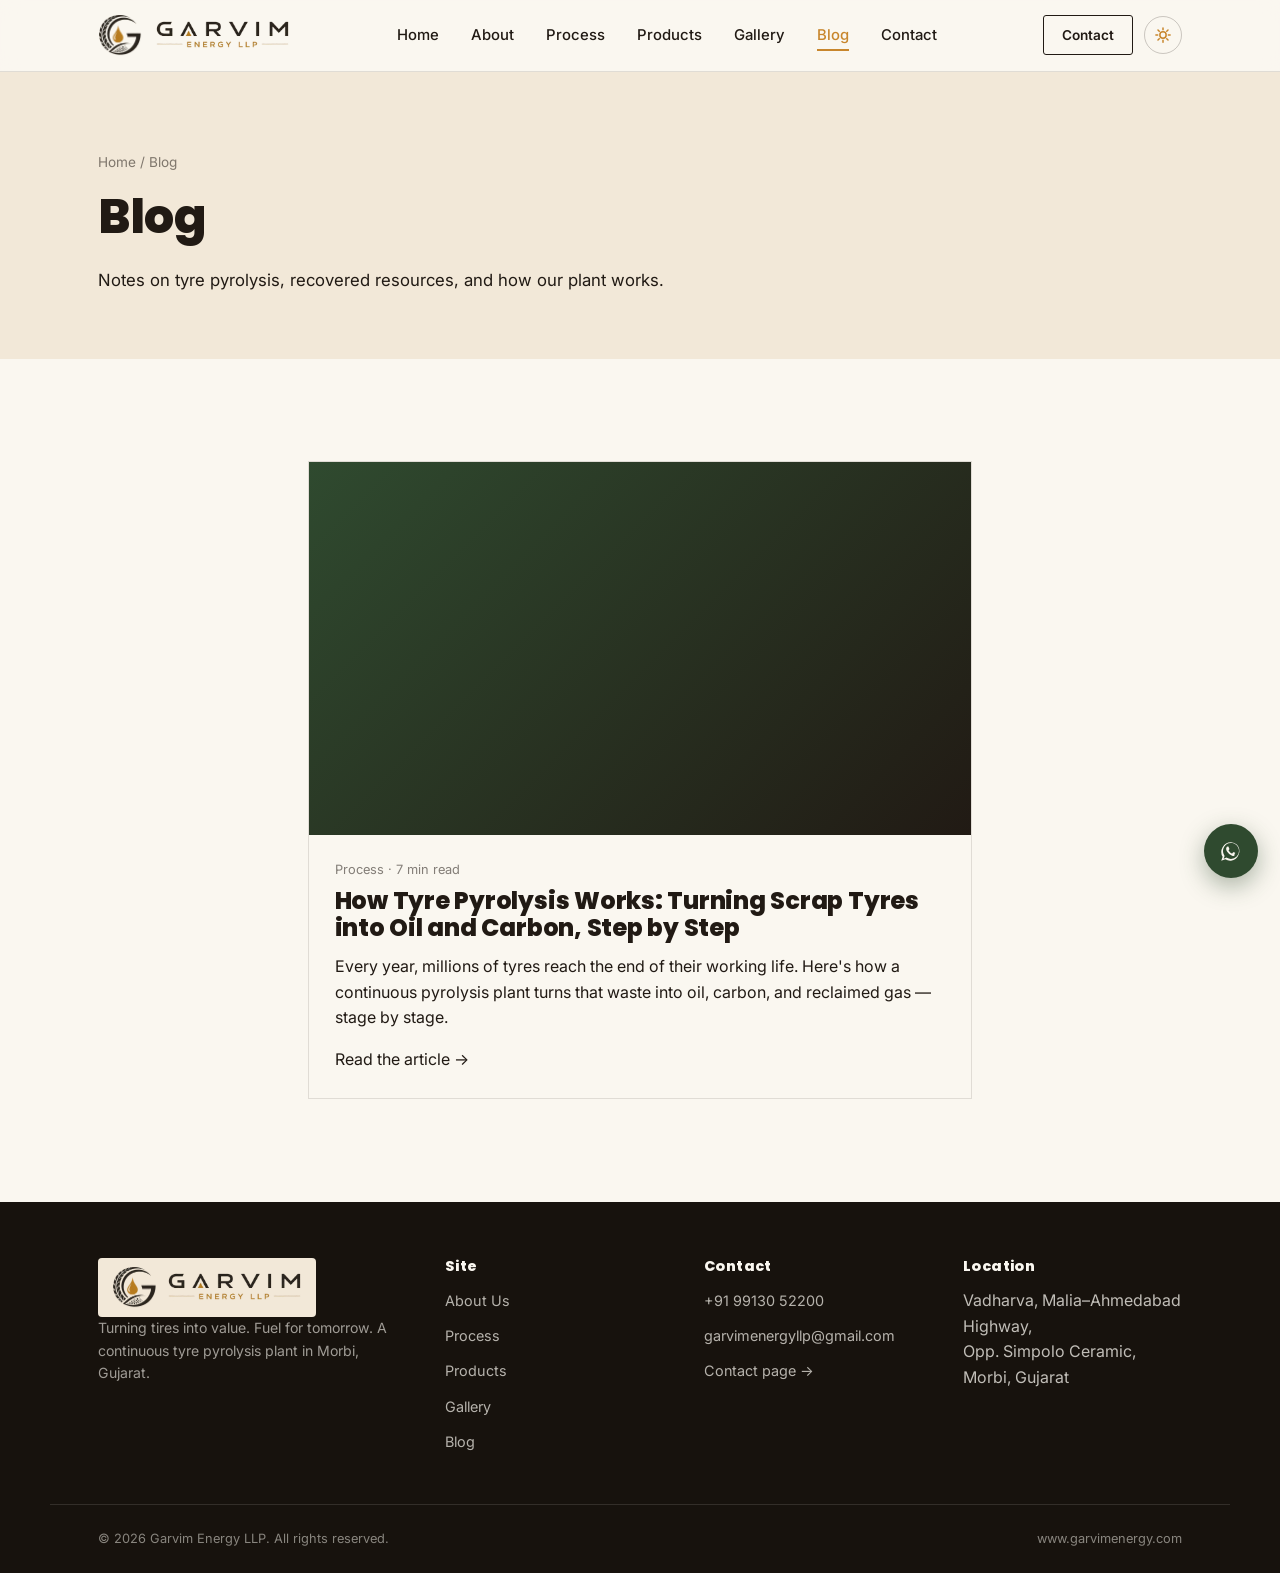
<file: blog.html>
<!DOCTYPE html>
<html lang="en">
<head>
<meta charset="UTF-8">
<script>(function(){try{var t=localStorage.getItem('garvim-theme')||'light';document.documentElement.setAttribute('data-theme',t);}catch(e){document.documentElement.setAttribute('data-theme','light');}})();</script>
<meta name="viewport" content="width=device-width, initial-scale=1.0">
<title>Blog — Garvim Energy LLP</title>
<meta name="description" content="Articles on tyre pyrolysis and recovered resources from Garvim Energy LLP.">
<link rel="icon" type="image/png" href="images/logo-mark.png">
<link href="https://fonts.googleapis.com/css2?family=Poppins:wght@600;700;800&family=Inter:wght@400;500;600&display=swap" rel="stylesheet">
<link rel="stylesheet" href="css/style.css">
</head>
<body>
<div id="page-veil"></div>

<header class="site">
  <div class="nav-inner">
    <a href="index.html" class="brand" aria-label="Garvim Energy LLP — Home"><img class="brand-mark" src="images/logo-mark.png" alt=""><img class="brand-word" src="images/logo-wordmark.png" alt="Garvim Energy LLP"></a>
    <nav class="primary">
      <ul>
        <li><a href="index.html">Home</a></li>
        <li><a href="about.html">About</a></li>
        <li><a href="process.html">Process</a></li>
        <li><a href="products.html">Products</a></li>
        <li><a href="gallery.html">Gallery</a></li>
        <li><a href="blog.html">Blog</a></li>
        <li><a href="contact.html">Contact</a></li>
      </ul>
    </nav>
    <div class="nav-cta">
      <a href="contact.html" class="btn btn-outline"><span>Contact</span></a>
      <button class="theme-toggle" type="button" aria-label="Switch between light and dark theme" title="Switch theme">
        <svg class="icon-sun" viewBox="0 0 24 24" fill="none" stroke="currentColor" stroke-width="2" stroke-linecap="round"><circle cx="12" cy="12" r="4.2"/><path d="M12 2.5v2.4M12 19.1v2.4M2.5 12h2.4M19.1 12h2.4M5.3 5.3l1.7 1.7M17 17l1.7 1.7M5.3 18.7 7 17M17 7l1.7-1.7"/></svg>
        <svg class="icon-moon" viewBox="0 0 24 24" fill="currentColor"><path d="M20.5 14.3A8.6 8.6 0 0 1 9.7 3.5a.7.7 0 0 0-.9-.9A9.8 9.8 0 1 0 21.4 15.2a.7.7 0 0 0-.9-.9Z"/></svg>
      </button>
      <button class="burger" aria-label="Menu"><span></span><span></span><span></span></button>
    </div>
  </div>
</header>

<main>
  <section class="page-hero">
    <div class="wrap">
      <div class="breadcrumb reveal"><a href="index.html">Home</a> / Blog</div>
      <h1 class="reveal">Blog</h1>
      <p class="reveal" style="font-size:1.05rem;max-width:60ch">Notes on tyre pyrolysis, recovered resources, and how our plant works.</p>
    </div>
  </section>

  <section>
    <div class="wrap" style="max-width:760px">
      <a href="blog-how-tyre-pyrolysis-works.html" class="blog-card reveal">
        <div class="thumb"></div>
        <div class="body">
          <div class="meta">Process · 7 min read</div>
          <h3>How Tyre Pyrolysis Works: Turning Scrap Tyres into Oil and Carbon, Step by Step</h3>
          <p>Every year, millions of tyres reach the end of their working life. Here's how a continuous pyrolysis plant turns that waste into oil, carbon, and reclaimed gas — stage by stage.</p>
          <span class="read">Read the article →</span>
        </div>
      </a>
    </div>
  </section>
</main>

<footer class="site">
  <div class="wrap footer-grid">
    <div class="footer-brand">
      <a href="index.html" class="brand brand-on-dark" aria-label="Garvim Energy LLP — Home"><img class="brand-mark" src="images/logo-mark.png" alt=""><img class="brand-word" src="images/logo-wordmark.png" alt="Garvim Energy LLP"></a>
      <p>Turning tires into value. Fuel for tomorrow. A continuous tyre pyrolysis plant in Morbi, Gujarat.</p>
    </div>
    <div>
      <h4>Site</h4>
      <ul>
        <li><a href="about.html">About Us</a></li>
        <li><a href="process.html">Process</a></li>
        <li><a href="products.html">Products</a></li>
        <li><a href="gallery.html">Gallery</a></li>
        <li><a href="blog.html">Blog</a></li>
      </ul>
    </div>
    <div>
      <h4>Contact</h4>
      <ul>
        <li><a href="tel:+919913052200">+91 99130 52200</a></li>
        <li><a href="mailto:garvimenergyllp@gmail.com">garvimenergyllp@gmail.com</a></li>
        <li><a href="contact.html">Contact page →</a></li>
      </ul>
    </div>
    <div>
      <h4>Location</h4>
      <ul><li><span>Vadharva, Malia–Ahmedabad Highway,<br>Opp. Simpolo Ceramic, Morbi, Gujarat</span></li></ul>
    </div>
  </div>
  <div class="footer-bottom">
    <span>© 2026 Garvim Energy LLP. All rights reserved.</span>
    <span>www.garvimenergy.com</span>
  </div>
</footer>

<a class="wa-float" href="https://wa.me/919913052200" target="_blank" rel="noopener" aria-label="Chat on WhatsApp">
  <svg width="26" height="26" viewBox="0 0 24 24" fill="currentColor"><path d="M17.6 6.3A8.9 8.9 0 0 0 12 4a8.9 8.9 0 0 0-7.7 13.4L3 21l3.7-1.3A8.9 8.9 0 0 0 12 20.9a8.9 8.9 0 0 0 5.6-14.6ZM12 19.3a7.4 7.4 0 0 1-3.8-1l-.3-.2-2.7 1 .9-2.6-.2-.3A7.4 7.4 0 1 1 19.4 12 7.4 7.4 0 0 1 12 19.3Zm4-5.5c-.2-.1-1.3-.7-1.5-.7s-.4-.1-.5.1-.6.7-.7.9-.3.2-.5.1a6 6 0 0 1-1.8-1.1 6.6 6.6 0 0 1-1.2-1.5c-.1-.2 0-.4.1-.5l.4-.4.2-.4v-.4c-.1-.1-.5-1.2-.7-1.7s-.4-.4-.5-.4h-.4a.9.9 0 0 0-.6.3 2.7 2.7 0 0 0-.8 2 4.7 4.7 0 0 0 1 2.5 10.7 10.7 0 0 0 4.1 3.6c1.4.6 1.4.4 1.7.4a1.5 1.5 0 0 0 1-.7 1.2 1.2 0 0 0 .1-.7c0-.1-.2-.2-.4-.3Z"/></svg>
</a>

<script src="js/main.js"></script>
</body>
</html>
</file>
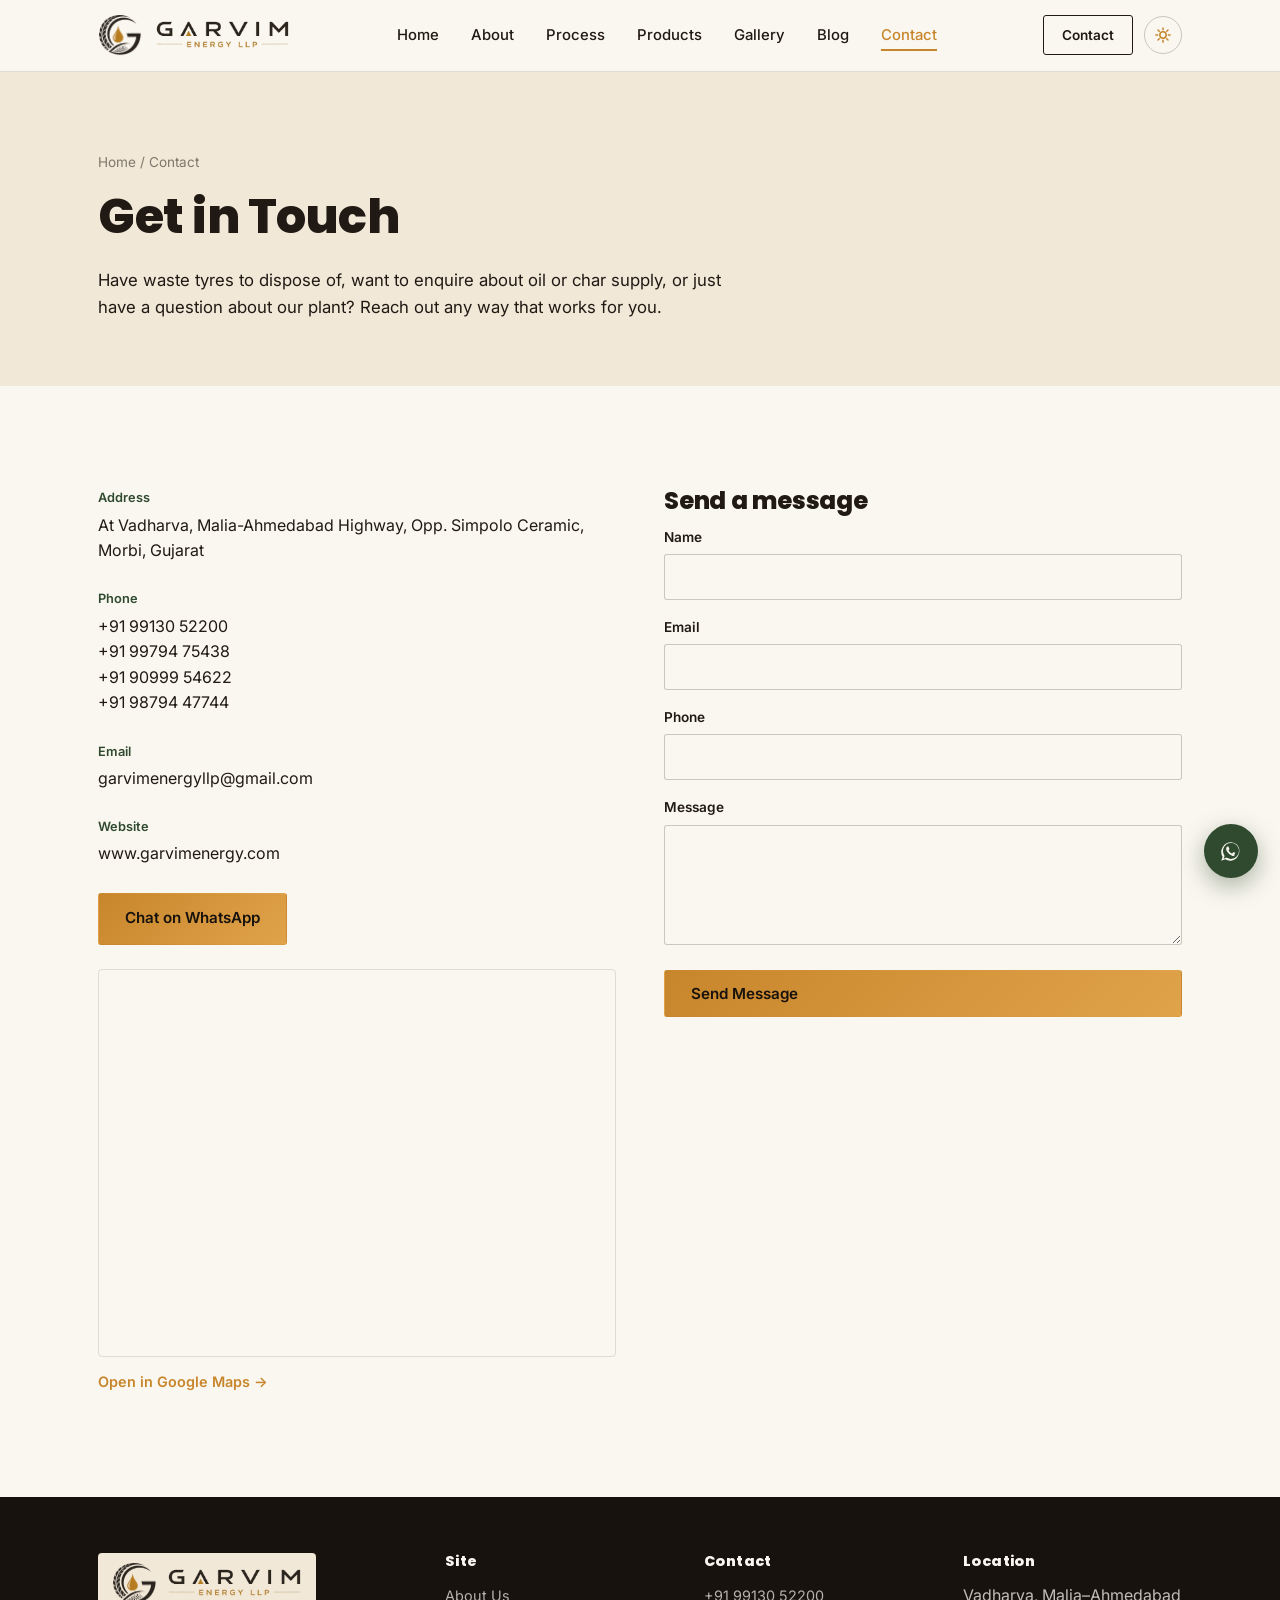
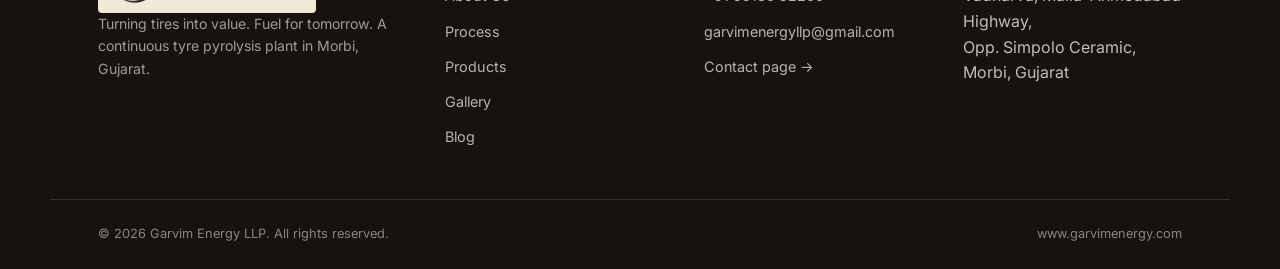
<file: contact.html>
<!DOCTYPE html>
<html lang="en">
<head>
<meta charset="UTF-8">
<script>(function(){try{var t=localStorage.getItem('garvim-theme')||'light';document.documentElement.setAttribute('data-theme',t);}catch(e){document.documentElement.setAttribute('data-theme','light');}})();</script>
<meta name="viewport" content="width=device-width, initial-scale=1.0">
<title>Contact — Garvim Energy LLP</title>
<meta name="description" content="Get in touch with Garvim Energy LLP — tyre pyrolysis plant in Morbi, Gujarat. Call, email, WhatsApp, or send a message.">
<link rel="icon" type="image/png" href="images/logo-mark.png">
<link href="https://fonts.googleapis.com/css2?family=Poppins:wght@600;700;800&family=Inter:wght@400;500;600&display=swap" rel="stylesheet">
<link rel="stylesheet" href="css/style.css">
</head>
<body>
<div id="page-veil"></div>

<header class="site">
  <div class="nav-inner">
    <a href="index.html" class="brand" aria-label="Garvim Energy LLP — Home"><img class="brand-mark" src="images/logo-mark.png" alt=""><img class="brand-word" src="images/logo-wordmark.png" alt="Garvim Energy LLP"></a>
    <nav class="primary">
      <ul>
        <li><a href="index.html">Home</a></li>
        <li><a href="about.html">About</a></li>
        <li><a href="process.html">Process</a></li>
        <li><a href="products.html">Products</a></li>
        <li><a href="gallery.html">Gallery</a></li>
        <li><a href="blog.html">Blog</a></li>
        <li><a href="contact.html">Contact</a></li>
      </ul>
    </nav>
    <div class="nav-cta">
      <a href="contact.html" class="btn btn-outline"><span>Contact</span></a>
      <button class="theme-toggle" type="button" aria-label="Switch between light and dark theme" title="Switch theme">
        <svg class="icon-sun" viewBox="0 0 24 24" fill="none" stroke="currentColor" stroke-width="2" stroke-linecap="round"><circle cx="12" cy="12" r="4.2"/><path d="M12 2.5v2.4M12 19.1v2.4M2.5 12h2.4M19.1 12h2.4M5.3 5.3l1.7 1.7M17 17l1.7 1.7M5.3 18.7 7 17M17 7l1.7-1.7"/></svg>
        <svg class="icon-moon" viewBox="0 0 24 24" fill="currentColor"><path d="M20.5 14.3A8.6 8.6 0 0 1 9.7 3.5a.7.7 0 0 0-.9-.9A9.8 9.8 0 1 0 21.4 15.2a.7.7 0 0 0-.9-.9Z"/></svg>
      </button>
      <button class="burger" aria-label="Menu"><span></span><span></span><span></span></button>
    </div>
  </div>
</header>

<main>
  <section class="page-hero">
    <div class="wrap">
      <div class="breadcrumb reveal"><a href="index.html">Home</a> / Contact</div>
      <h1 class="reveal">Get in Touch</h1>
      <p class="reveal" style="font-size:1.05rem;max-width:60ch">Have waste tyres to dispose of, want to enquire about oil or char supply, or just have a question about our plant? Reach out any way that works for you.</p>
    </div>
  </section>

  <section>
    <div class="wrap contact-grid">
      <div class="reveal">
        <div class="contact-block">
          <div class="label">Address</div>
          <span>At Vadharva, Malia-Ahmedabad Highway, Opp. Simpolo Ceramic, Morbi, Gujarat</span>
        </div>
        <div class="contact-block">
          <div class="label">Phone</div>
          <div><a href="tel:+919913052200">+91 99130 52200</a></div>
          <div><a href="tel:+919979475438">+91 99794 75438</a></div>
          <div><a href="tel:+919099954622">+91 90999 54622</a></div>
          <div><a href="tel:+919879447744">+91 98794 47744</a></div>
        </div>
        <div class="contact-block">
          <div class="label">Email</div>
          <a href="mailto:garvimenergyllp@gmail.com">garvimenergyllp@gmail.com</a>
        </div>
        <div class="contact-block">
          <div class="label">Website</div>
          <span>www.garvimenergy.com</span>
        </div>
        <a href="https://wa.me/919913052200" target="_blank" rel="noopener" class="btn btn-primary"><span>Chat on WhatsApp</span></a>

        <div class="map-embed">
          <iframe src="https://www.google.com/maps?q=Simpolo+Ceramic+Morbi+Gujarat&output=embed" loading="lazy" referrerpolicy="no-referrer-when-downgrade" title="Garvim Energy facility location"></iframe>
        </div>
        <a class="map-link" href="https://maps.app.goo.gl/HjXRjR4xzNpyfRQk7" target="_blank" rel="noopener">Open in Google Maps →</a>
      </div>

      <div class="reveal" style="transition-delay:.1s">
        <h3>Send a message</h3>
        <!-- Free via Web3Forms — get your access key at web3forms.com and paste it below. See README.md -->
        <form class="contact-form" action="https://api.web3forms.com/submit" method="POST">
          <input type="hidden" name="access_key" value="ad2960ba-b9d7-4ca1-8d2a-6dba9762a999">
          <input type="hidden" name="subject" value="New enquiry from garvimenergy.com">
          <div class="field">
            <label for="name">Name</label>
            <input type="text" id="name" name="name" required>
          </div>
          <div class="field">
            <label for="email">Email</label>
            <input type="email" id="email" name="email" required>
          </div>
          <div class="field">
            <label for="phone">Phone</label>
            <input type="tel" id="phone" name="phone">
          </div>
          <div class="field">
            <label for="message">Message</label>
            <textarea id="message" name="message" required></textarea>
          </div>
          <button type="submit" class="btn btn-primary"><span>Send Message</span></button>
          <p class="form-status form-note"></p>
        </form>
      </div>
    </div>
  </section>
</main>

<footer class="site">
  <div class="wrap footer-grid">
    <div class="footer-brand">
      <a href="index.html" class="brand brand-on-dark" aria-label="Garvim Energy LLP — Home"><img class="brand-mark" src="images/logo-mark.png" alt=""><img class="brand-word" src="images/logo-wordmark.png" alt="Garvim Energy LLP"></a>
      <p>Turning tires into value. Fuel for tomorrow. A continuous tyre pyrolysis plant in Morbi, Gujarat.</p>
    </div>
    <div>
      <h4>Site</h4>
      <ul>
        <li><a href="about.html">About Us</a></li>
        <li><a href="process.html">Process</a></li>
        <li><a href="products.html">Products</a></li>
        <li><a href="gallery.html">Gallery</a></li>
        <li><a href="blog.html">Blog</a></li>
      </ul>
    </div>
    <div>
      <h4>Contact</h4>
      <ul>
        <li><a href="tel:+919913052200">+91 99130 52200</a></li>
        <li><a href="mailto:garvimenergyllp@gmail.com">garvimenergyllp@gmail.com</a></li>
        <li><a href="contact.html">Contact page →</a></li>
      </ul>
    </div>
    <div>
      <h4>Location</h4>
      <ul><li><span>Vadharva, Malia–Ahmedabad Highway,<br>Opp. Simpolo Ceramic, Morbi, Gujarat</span></li></ul>
    </div>
  </div>
  <div class="footer-bottom">
    <span>© 2026 Garvim Energy LLP. All rights reserved.</span>
    <span>www.garvimenergy.com</span>
  </div>
</footer>

<a class="wa-float" href="https://wa.me/919913052200" target="_blank" rel="noopener" aria-label="Chat on WhatsApp">
  <svg width="26" height="26" viewBox="0 0 24 24" fill="currentColor"><path d="M17.6 6.3A8.9 8.9 0 0 0 12 4a8.9 8.9 0 0 0-7.7 13.4L3 21l3.7-1.3A8.9 8.9 0 0 0 12 20.9a8.9 8.9 0 0 0 5.6-14.6ZM12 19.3a7.4 7.4 0 0 1-3.8-1l-.3-.2-2.7 1 .9-2.6-.2-.3A7.4 7.4 0 1 1 19.4 12 7.4 7.4 0 0 1 12 19.3Zm4-5.5c-.2-.1-1.3-.7-1.5-.7s-.4-.1-.5.1-.6.7-.7.9-.3.2-.5.1a6 6 0 0 1-1.8-1.1 6.6 6.6 0 0 1-1.2-1.5c-.1-.2 0-.4.1-.5l.4-.4.2-.4v-.4c-.1-.1-.5-1.2-.7-1.7s-.4-.4-.5-.4h-.4a.9.9 0 0 0-.6.3 2.7 2.7 0 0 0-.8 2 4.7 4.7 0 0 0 1 2.5 10.7 10.7 0 0 0 4.1 3.6c1.4.6 1.4.4 1.7.4a1.5 1.5 0 0 0 1-.7 1.2 1.2 0 0 0 .1-.7c0-.1-.2-.2-.4-.3Z"/></svg>
</a>

<script src="js/main.js"></script>
</body>
</html>
</file>
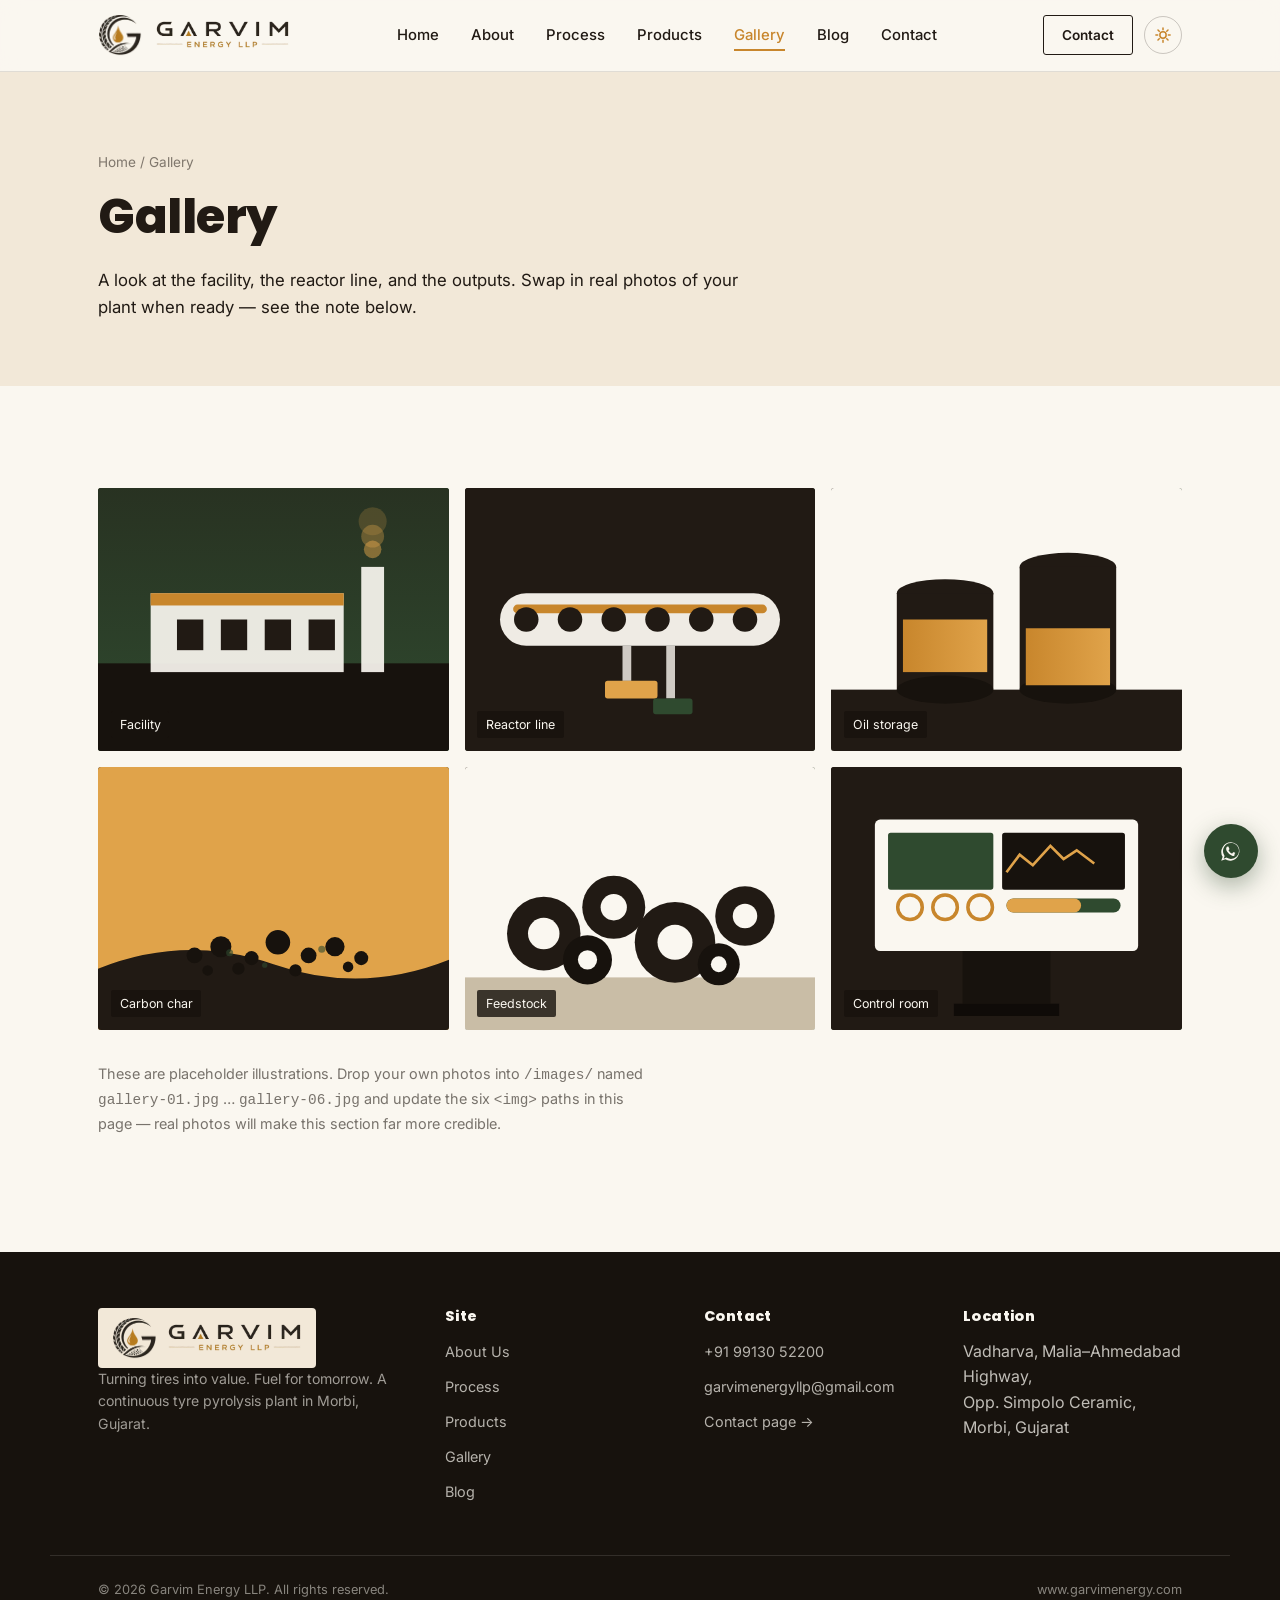
<file: gallery.html>
<!DOCTYPE html>
<html lang="en">
<head>
<meta charset="UTF-8">
<script>(function(){try{var t=localStorage.getItem('garvim-theme')||'light';document.documentElement.setAttribute('data-theme',t);}catch(e){document.documentElement.setAttribute('data-theme','light');}})();</script>
<meta name="viewport" content="width=device-width, initial-scale=1.0">
<title>Gallery — Garvim Energy LLP</title>
<meta name="description" content="Photos from Garvim Energy's continuous tyre pyrolysis plant in Morbi, Gujarat.">
<link rel="icon" type="image/png" href="images/logo-mark.png">
<link href="https://fonts.googleapis.com/css2?family=Poppins:wght@600;700;800&family=Inter:wght@400;500;600&display=swap" rel="stylesheet">
<link rel="stylesheet" href="css/style.css">
</head>
<body>
<div id="page-veil"></div>

<header class="site">
  <div class="nav-inner">
    <a href="index.html" class="brand" aria-label="Garvim Energy LLP — Home"><img class="brand-mark" src="images/logo-mark.png" alt=""><img class="brand-word" src="images/logo-wordmark.png" alt="Garvim Energy LLP"></a>
    <nav class="primary">
      <ul>
        <li><a href="index.html">Home</a></li>
        <li><a href="about.html">About</a></li>
        <li><a href="process.html">Process</a></li>
        <li><a href="products.html">Products</a></li>
        <li><a href="gallery.html">Gallery</a></li>
        <li><a href="blog.html">Blog</a></li>
        <li><a href="contact.html">Contact</a></li>
      </ul>
    </nav>
    <div class="nav-cta">
      <a href="contact.html" class="btn btn-outline"><span>Contact</span></a>
      <button class="theme-toggle" type="button" aria-label="Switch between light and dark theme" title="Switch theme">
        <svg class="icon-sun" viewBox="0 0 24 24" fill="none" stroke="currentColor" stroke-width="2" stroke-linecap="round"><circle cx="12" cy="12" r="4.2"/><path d="M12 2.5v2.4M12 19.1v2.4M2.5 12h2.4M19.1 12h2.4M5.3 5.3l1.7 1.7M17 17l1.7 1.7M5.3 18.7 7 17M17 7l1.7-1.7"/></svg>
        <svg class="icon-moon" viewBox="0 0 24 24" fill="currentColor"><path d="M20.5 14.3A8.6 8.6 0 0 1 9.7 3.5a.7.7 0 0 0-.9-.9A9.8 9.8 0 1 0 21.4 15.2a.7.7 0 0 0-.9-.9Z"/></svg>
      </button>
      <button class="burger" aria-label="Menu"><span></span><span></span><span></span></button>
    </div>
  </div>
</header>

<main>
  <section class="page-hero">
    <div class="wrap">
      <div class="breadcrumb reveal"><a href="index.html">Home</a> / Gallery</div>
      <h1 class="reveal">Gallery</h1>
      <p class="reveal" style="font-size:1.05rem;max-width:60ch">A look at the facility, the reactor line, and the outputs. Swap in real photos of your plant when ready — see the note below.</p>
    </div>
  </section>

  <section>
    <div class="wrap">
      <div class="gallery-grid reveal-stagger">
        <div class="gallery-item"><img src="images/gallery-01.svg" alt="Garvim Energy facility exterior" loading="lazy"><span class="tag">Facility</span></div>
        <div class="gallery-item"><img src="images/gallery-02.svg" alt="Pyrolysis reactor line" loading="lazy"><span class="tag">Reactor line</span></div>
        <div class="gallery-item"><img src="images/gallery-03.svg" alt="Oil storage tanks" loading="lazy"><span class="tag">Oil storage</span></div>
        <div class="gallery-item"><img src="images/gallery-04.svg" alt="Carbon char output" loading="lazy"><span class="tag">Carbon char</span></div>
        <div class="gallery-item"><img src="images/gallery-05.svg" alt="Shredded tyre feedstock" loading="lazy"><span class="tag">Feedstock</span></div>
        <div class="gallery-item"><img src="images/gallery-06.svg" alt="Control room / SCADA monitoring" loading="lazy"><span class="tag">Control room</span></div>
      </div>
      <p class="reveal" style="margin-top:2rem;font-size:.9rem;color:rgba(var(--ink-rgb), .6)">These are placeholder illustrations. Drop your own photos into <code>/images/</code> named <code>gallery-01.jpg</code> … <code>gallery-06.jpg</code> and update the six <code>&lt;img&gt;</code> paths in this page — real photos will make this section far more credible.</p>
    </div>
  </section>
</main>

<footer class="site">
  <div class="wrap footer-grid">
    <div class="footer-brand">
      <a href="index.html" class="brand brand-on-dark" aria-label="Garvim Energy LLP — Home"><img class="brand-mark" src="images/logo-mark.png" alt=""><img class="brand-word" src="images/logo-wordmark.png" alt="Garvim Energy LLP"></a>
      <p>Turning tires into value. Fuel for tomorrow. A continuous tyre pyrolysis plant in Morbi, Gujarat.</p>
    </div>
    <div>
      <h4>Site</h4>
      <ul>
        <li><a href="about.html">About Us</a></li>
        <li><a href="process.html">Process</a></li>
        <li><a href="products.html">Products</a></li>
        <li><a href="gallery.html">Gallery</a></li>
        <li><a href="blog.html">Blog</a></li>
      </ul>
    </div>
    <div>
      <h4>Contact</h4>
      <ul>
        <li><a href="tel:+919913052200">+91 99130 52200</a></li>
        <li><a href="mailto:garvimenergyllp@gmail.com">garvimenergyllp@gmail.com</a></li>
        <li><a href="contact.html">Contact page →</a></li>
      </ul>
    </div>
    <div>
      <h4>Location</h4>
      <ul><li><span>Vadharva, Malia–Ahmedabad Highway,<br>Opp. Simpolo Ceramic, Morbi, Gujarat</span></li></ul>
    </div>
  </div>
  <div class="footer-bottom">
    <span>© 2026 Garvim Energy LLP. All rights reserved.</span>
    <span>www.garvimenergy.com</span>
  </div>
</footer>

<a class="wa-float" href="https://wa.me/919913052200" target="_blank" rel="noopener" aria-label="Chat on WhatsApp">
  <svg width="26" height="26" viewBox="0 0 24 24" fill="currentColor"><path d="M17.6 6.3A8.9 8.9 0 0 0 12 4a8.9 8.9 0 0 0-7.7 13.4L3 21l3.7-1.3A8.9 8.9 0 0 0 12 20.9a8.9 8.9 0 0 0 5.6-14.6ZM12 19.3a7.4 7.4 0 0 1-3.8-1l-.3-.2-2.7 1 .9-2.6-.2-.3A7.4 7.4 0 1 1 19.4 12 7.4 7.4 0 0 1 12 19.3Zm4-5.5c-.2-.1-1.3-.7-1.5-.7s-.4-.1-.5.1-.6.7-.7.9-.3.2-.5.1a6 6 0 0 1-1.8-1.1 6.6 6.6 0 0 1-1.2-1.5c-.1-.2 0-.4.1-.5l.4-.4.2-.4v-.4c-.1-.1-.5-1.2-.7-1.7s-.4-.4-.5-.4h-.4a.9.9 0 0 0-.6.3 2.7 2.7 0 0 0-.8 2 4.7 4.7 0 0 0 1 2.5 10.7 10.7 0 0 0 4.1 3.6c1.4.6 1.4.4 1.7.4a1.5 1.5 0 0 0 1-.7 1.2 1.2 0 0 0 .1-.7c0-.1-.2-.2-.4-.3Z"/></svg>
</a>

<script src="js/main.js"></script>
</body>
</html>
</file>
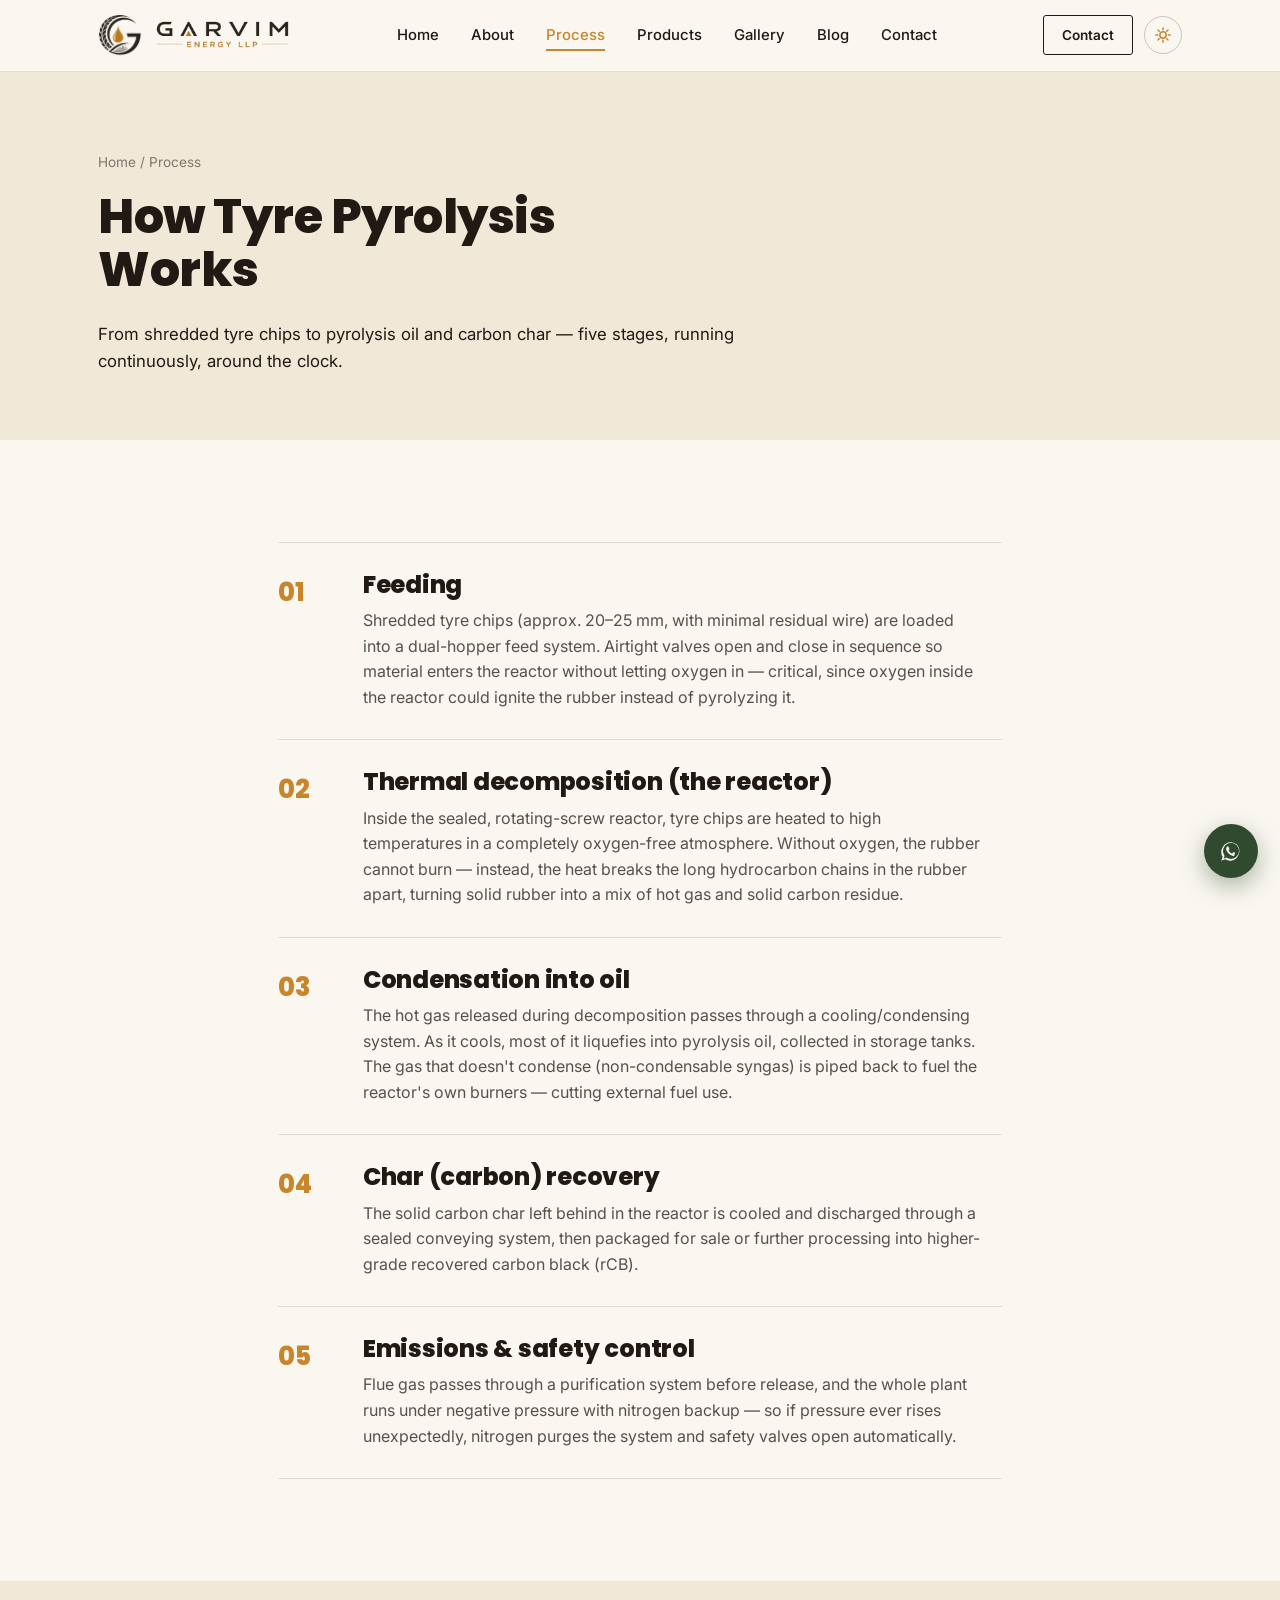
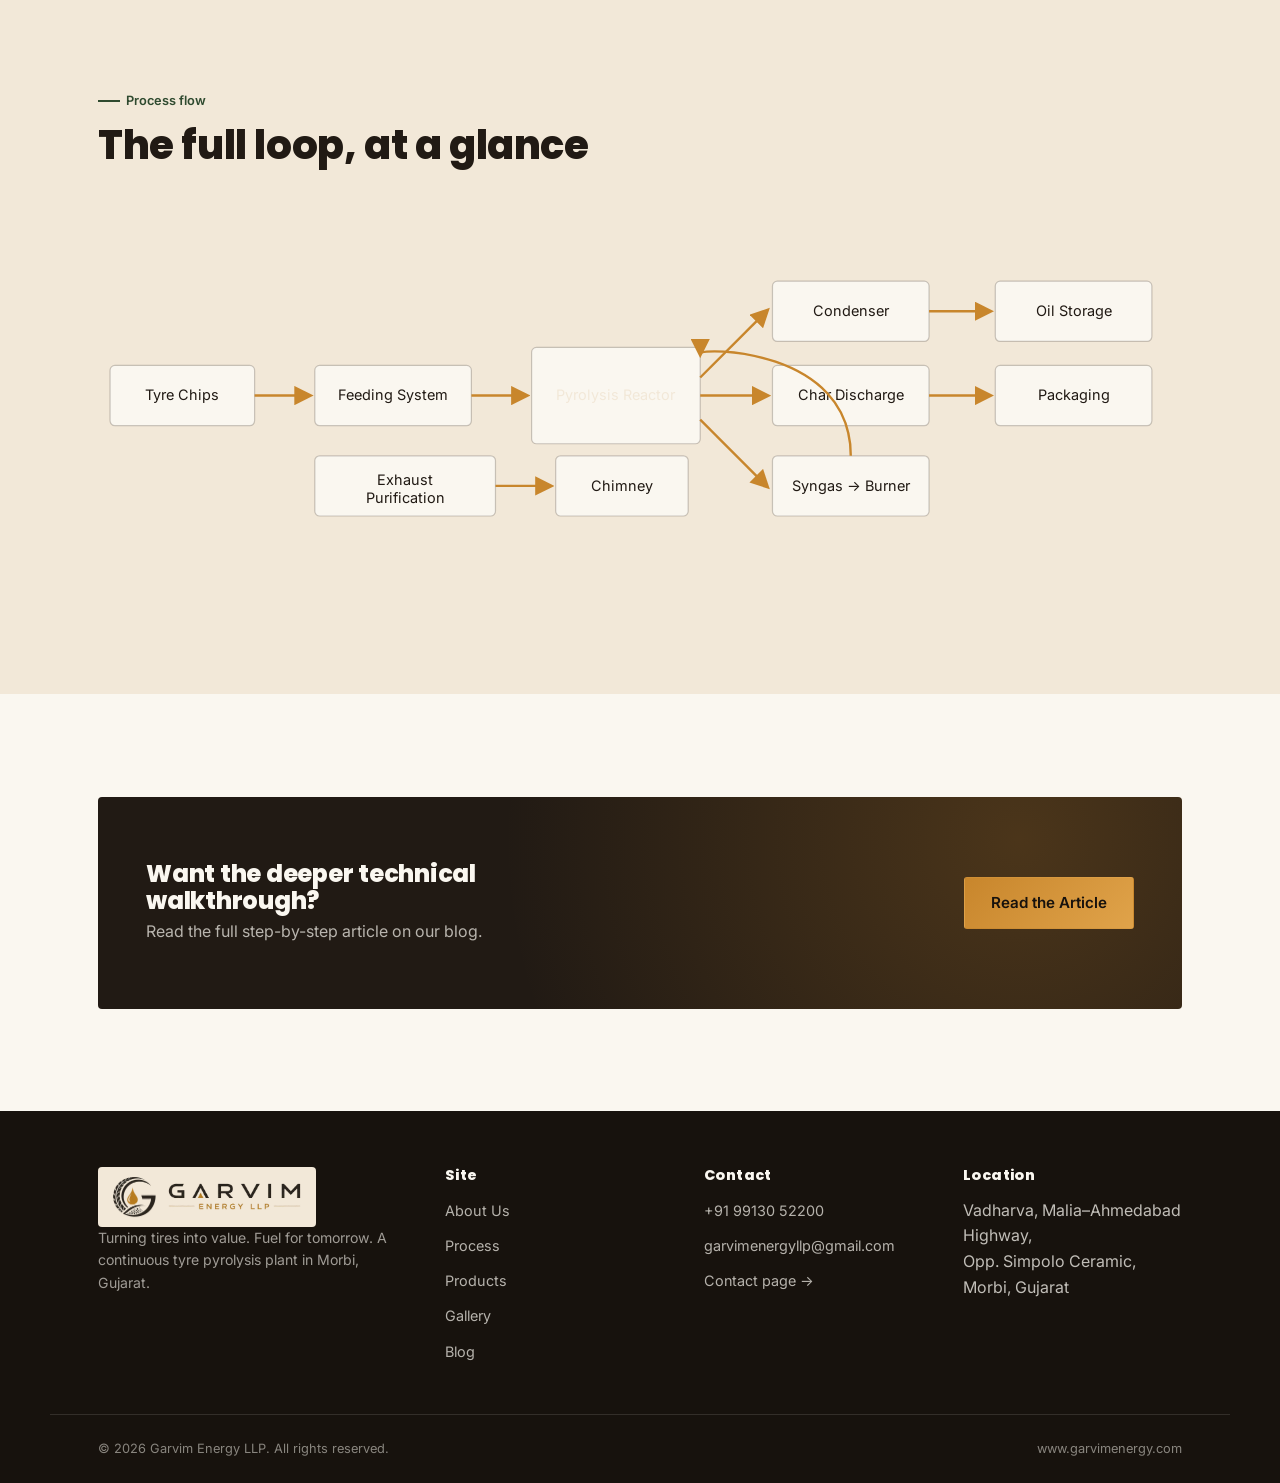
<file: process.html>
<!DOCTYPE html>
<html lang="en">
<head>
<meta charset="UTF-8">
<script>(function(){try{var t=localStorage.getItem('garvim-theme')||'light';document.documentElement.setAttribute('data-theme',t);}catch(e){document.documentElement.setAttribute('data-theme','light');}})();</script>
<meta name="viewport" content="width=device-width, initial-scale=1.0">
<title>How Tyre Pyrolysis Works — Garvim Energy LLP</title>
<meta name="description" content="A step-by-step look at how Garvim Energy's continuous tyre pyrolysis plant converts shredded tyres into pyrolysis oil, carbon char, and recycled gas.">
<link rel="icon" type="image/png" href="images/logo-mark.png">
<link href="https://fonts.googleapis.com/css2?family=Poppins:wght@600;700;800&family=Inter:wght@400;500;600&display=swap" rel="stylesheet">
<link rel="stylesheet" href="css/style.css">
</head>
<body>
<div id="page-veil"></div>

<header class="site">
  <div class="nav-inner">
    <a href="index.html" class="brand" aria-label="Garvim Energy LLP — Home"><img class="brand-mark" src="images/logo-mark.png" alt=""><img class="brand-word" src="images/logo-wordmark.png" alt="Garvim Energy LLP"></a>
    <nav class="primary">
      <ul>
        <li><a href="index.html">Home</a></li>
        <li><a href="about.html">About</a></li>
        <li><a href="process.html">Process</a></li>
        <li><a href="products.html">Products</a></li>
        <li><a href="gallery.html">Gallery</a></li>
        <li><a href="blog.html">Blog</a></li>
        <li><a href="contact.html">Contact</a></li>
      </ul>
    </nav>
    <div class="nav-cta">
      <a href="contact.html" class="btn btn-outline"><span>Contact</span></a>
      <button class="theme-toggle" type="button" aria-label="Switch between light and dark theme" title="Switch theme">
        <svg class="icon-sun" viewBox="0 0 24 24" fill="none" stroke="currentColor" stroke-width="2" stroke-linecap="round"><circle cx="12" cy="12" r="4.2"/><path d="M12 2.5v2.4M12 19.1v2.4M2.5 12h2.4M19.1 12h2.4M5.3 5.3l1.7 1.7M17 17l1.7 1.7M5.3 18.7 7 17M17 7l1.7-1.7"/></svg>
        <svg class="icon-moon" viewBox="0 0 24 24" fill="currentColor"><path d="M20.5 14.3A8.6 8.6 0 0 1 9.7 3.5a.7.7 0 0 0-.9-.9A9.8 9.8 0 1 0 21.4 15.2a.7.7 0 0 0-.9-.9Z"/></svg>
      </button>
      <button class="burger" aria-label="Menu"><span></span><span></span><span></span></button>
    </div>
  </div>
</header>

<main>
  <section class="page-hero">
    <div class="wrap">
      <div class="breadcrumb reveal"><a href="index.html">Home</a> / Process</div>
      <h1 class="reveal">How Tyre Pyrolysis Works</h1>
      <p class="reveal" style="font-size:1.05rem;max-width:60ch">From shredded tyre chips to pyrolysis oil and carbon char — five stages, running continuously, around the clock.</p>
    </div>
  </section>

  <section>
    <div class="wrap" style="max-width:820px">
      <div class="process-list reveal-stagger">
        <div class="process-step">
          <div class="step-num"></div>
          <div>
            <h3>Feeding</h3>
            <p>Shredded tyre chips (approx. 20–25 mm, with minimal residual wire) are loaded into a dual-hopper feed system. Airtight valves open and close in sequence so material enters the reactor without letting oxygen in — critical, since oxygen inside the reactor could ignite the rubber instead of pyrolyzing it.</p>
          </div>
        </div>
        <div class="process-step">
          <div class="step-num"></div>
          <div>
            <h3>Thermal decomposition (the reactor)</h3>
            <p>Inside the sealed, rotating-screw reactor, tyre chips are heated to high temperatures in a completely oxygen-free atmosphere. Without oxygen, the rubber cannot burn — instead, the heat breaks the long hydrocarbon chains in the rubber apart, turning solid rubber into a mix of hot gas and solid carbon residue.</p>
          </div>
        </div>
        <div class="process-step">
          <div class="step-num"></div>
          <div>
            <h3>Condensation into oil</h3>
            <p>The hot gas released during decomposition passes through a cooling/condensing system. As it cools, most of it liquefies into pyrolysis oil, collected in storage tanks. The gas that doesn't condense (non-condensable syngas) is piped back to fuel the reactor's own burners — cutting external fuel use.</p>
          </div>
        </div>
        <div class="process-step">
          <div class="step-num"></div>
          <div>
            <h3>Char (carbon) recovery</h3>
            <p>The solid carbon char left behind in the reactor is cooled and discharged through a sealed conveying system, then packaged for sale or further processing into higher-grade recovered carbon black (rCB).</p>
          </div>
        </div>
        <div class="process-step">
          <div class="step-num"></div>
          <div>
            <h3>Emissions &amp; safety control</h3>
            <p>Flue gas passes through a purification system before release, and the whole plant runs under negative pressure with nitrogen backup — so if pressure ever rises unexpectedly, nitrogen purges the system and safety valves open automatically.</p>
          </div>
        </div>
      </div>
    </div>
  </section>

  <section class="section-cream">
    <div class="wrap">
      <div class="section-head reveal">
        <div class="eyebrow">Process flow</div>
        <h2>The full loop, at a glance</h2>
      </div>
      <svg class="flow-diagram reveal" viewBox="0 0 900 260" xmlns="http://www.w3.org/2000/svg" role="img" aria-label="Flow diagram: tyre chips to feeding system to reactor, splitting into condenser and oil storage, char discharge and packaging, and syngas recycled to reactor burner, then exhaust purification and chimney">
        <defs>
          <marker id="arrowhead" markerWidth="8" markerHeight="8" refX="6" refY="4" orient="auto">
            <path d="M0,0 L8,4 L0,8 Z" fill="#c8862c"/>
          </marker>
        </defs>
        <g class="flow-node"><rect x="10" y="105" width="120" height="50" rx="4"/><text x="70" y="134" text-anchor="middle">Tyre Chips</text></g>
        <line class="flow-arrow" x1="130" y1="130" x2="175" y2="130"/>
        <g class="flow-node"><rect x="180" y="105" width="130" height="50" rx="4"/><text x="245" y="134" text-anchor="middle">Feeding System</text></g>
        <line class="flow-arrow" x1="310" y1="130" x2="355" y2="130"/>
        <g class="flow-node"><rect x="360" y="90" width="140" height="80" rx="4" fill="#211a14"/><text x="430" y="134" text-anchor="middle" fill="#f2e8d8" style="fill:#f2e8d8">Pyrolysis Reactor</text></g>

        <line class="flow-arrow" x1="500" y1="115" x2="555" y2="60"/>
        <g class="flow-node"><rect x="560" y="35" width="130" height="50" rx="4"/><text x="625" y="64" text-anchor="middle">Condenser</text></g>
        <line class="flow-arrow" x1="690" y1="60" x2="740" y2="60"/>
        <g class="flow-node"><rect x="745" y="35" width="130" height="50" rx="4"/><text x="810" y="64" text-anchor="middle">Oil Storage</text></g>

        <line class="flow-arrow" x1="500" y1="130" x2="555" y2="130"/>
        <g class="flow-node"><rect x="560" y="105" width="130" height="50" rx="4"/><text x="625" y="134" text-anchor="middle">Char Discharge</text></g>
        <line class="flow-arrow" x1="690" y1="130" x2="740" y2="130"/>
        <g class="flow-node"><rect x="745" y="105" width="130" height="50" rx="4"/><text x="810" y="134" text-anchor="middle">Packaging</text></g>

        <line class="flow-arrow" x1="500" y1="150" x2="555" y2="205"/>
        <g class="flow-node"><rect x="560" y="180" width="130" height="50" rx="4"/><text x="625" y="209" text-anchor="middle">Syngas → Burner</text></g>
        <path class="flow-arrow" d="M625,180 C625,90 500,90 500,95" fill="none"/>

        <g class="flow-node"><rect x="180" y="180" width="150" height="50" rx="4"/><text x="255" y="204" text-anchor="middle">Exhaust</text><text x="255" y="219" text-anchor="middle">Purification</text></g>
        <line class="flow-arrow" x1="330" y1="205" x2="375" y2="205"/>
        <g class="flow-node"><rect x="380" y="180" width="110" height="50" rx="4"/><text x="435" y="209" text-anchor="middle">Chimney</text></g>
      </svg>
    </div>
  </section>

  <section>
    <div class="wrap">
      <div class="cta-banner reveal">
        <div>
          <h3>Want the deeper technical walkthrough?</h3>
          <p>Read the full step-by-step article on our blog.</p>
        </div>
        <a href="blog-how-tyre-pyrolysis-works.html" class="btn btn-primary"><span>Read the Article</span></a>
      </div>
    </div>
  </section>
</main>

<footer class="site">
  <div class="wrap footer-grid">
    <div class="footer-brand">
      <a href="index.html" class="brand brand-on-dark" aria-label="Garvim Energy LLP — Home"><img class="brand-mark" src="images/logo-mark.png" alt=""><img class="brand-word" src="images/logo-wordmark.png" alt="Garvim Energy LLP"></a>
      <p>Turning tires into value. Fuel for tomorrow. A continuous tyre pyrolysis plant in Morbi, Gujarat.</p>
    </div>
    <div>
      <h4>Site</h4>
      <ul>
        <li><a href="about.html">About Us</a></li>
        <li><a href="process.html">Process</a></li>
        <li><a href="products.html">Products</a></li>
        <li><a href="gallery.html">Gallery</a></li>
        <li><a href="blog.html">Blog</a></li>
      </ul>
    </div>
    <div>
      <h4>Contact</h4>
      <ul>
        <li><a href="tel:+919913052200">+91 99130 52200</a></li>
        <li><a href="mailto:garvimenergyllp@gmail.com">garvimenergyllp@gmail.com</a></li>
        <li><a href="contact.html">Contact page →</a></li>
      </ul>
    </div>
    <div>
      <h4>Location</h4>
      <ul><li><span>Vadharva, Malia–Ahmedabad Highway,<br>Opp. Simpolo Ceramic, Morbi, Gujarat</span></li></ul>
    </div>
  </div>
  <div class="footer-bottom">
    <span>© 2026 Garvim Energy LLP. All rights reserved.</span>
    <span>www.garvimenergy.com</span>
  </div>
</footer>

<a class="wa-float" href="https://wa.me/919913052200" target="_blank" rel="noopener" aria-label="Chat on WhatsApp">
  <svg width="26" height="26" viewBox="0 0 24 24" fill="currentColor"><path d="M17.6 6.3A8.9 8.9 0 0 0 12 4a8.9 8.9 0 0 0-7.7 13.4L3 21l3.7-1.3A8.9 8.9 0 0 0 12 20.9a8.9 8.9 0 0 0 5.6-14.6ZM12 19.3a7.4 7.4 0 0 1-3.8-1l-.3-.2-2.7 1 .9-2.6-.2-.3A7.4 7.4 0 1 1 19.4 12 7.4 7.4 0 0 1 12 19.3Zm4-5.5c-.2-.1-1.3-.7-1.5-.7s-.4-.1-.5.1-.6.7-.7.9-.3.2-.5.1a6 6 0 0 1-1.8-1.1 6.6 6.6 0 0 1-1.2-1.5c-.1-.2 0-.4.1-.5l.4-.4.2-.4v-.4c-.1-.1-.5-1.2-.7-1.7s-.4-.4-.5-.4h-.4a.9.9 0 0 0-.6.3 2.7 2.7 0 0 0-.8 2 4.7 4.7 0 0 0 1 2.5 10.7 10.7 0 0 0 4.1 3.6c1.4.6 1.4.4 1.7.4a1.5 1.5 0 0 0 1-.7 1.2 1.2 0 0 0 .1-.7c0-.1-.2-.2-.4-.3Z"/></svg>
</a>

<script src="js/main.js"></script>
</body>
</html>
</file>
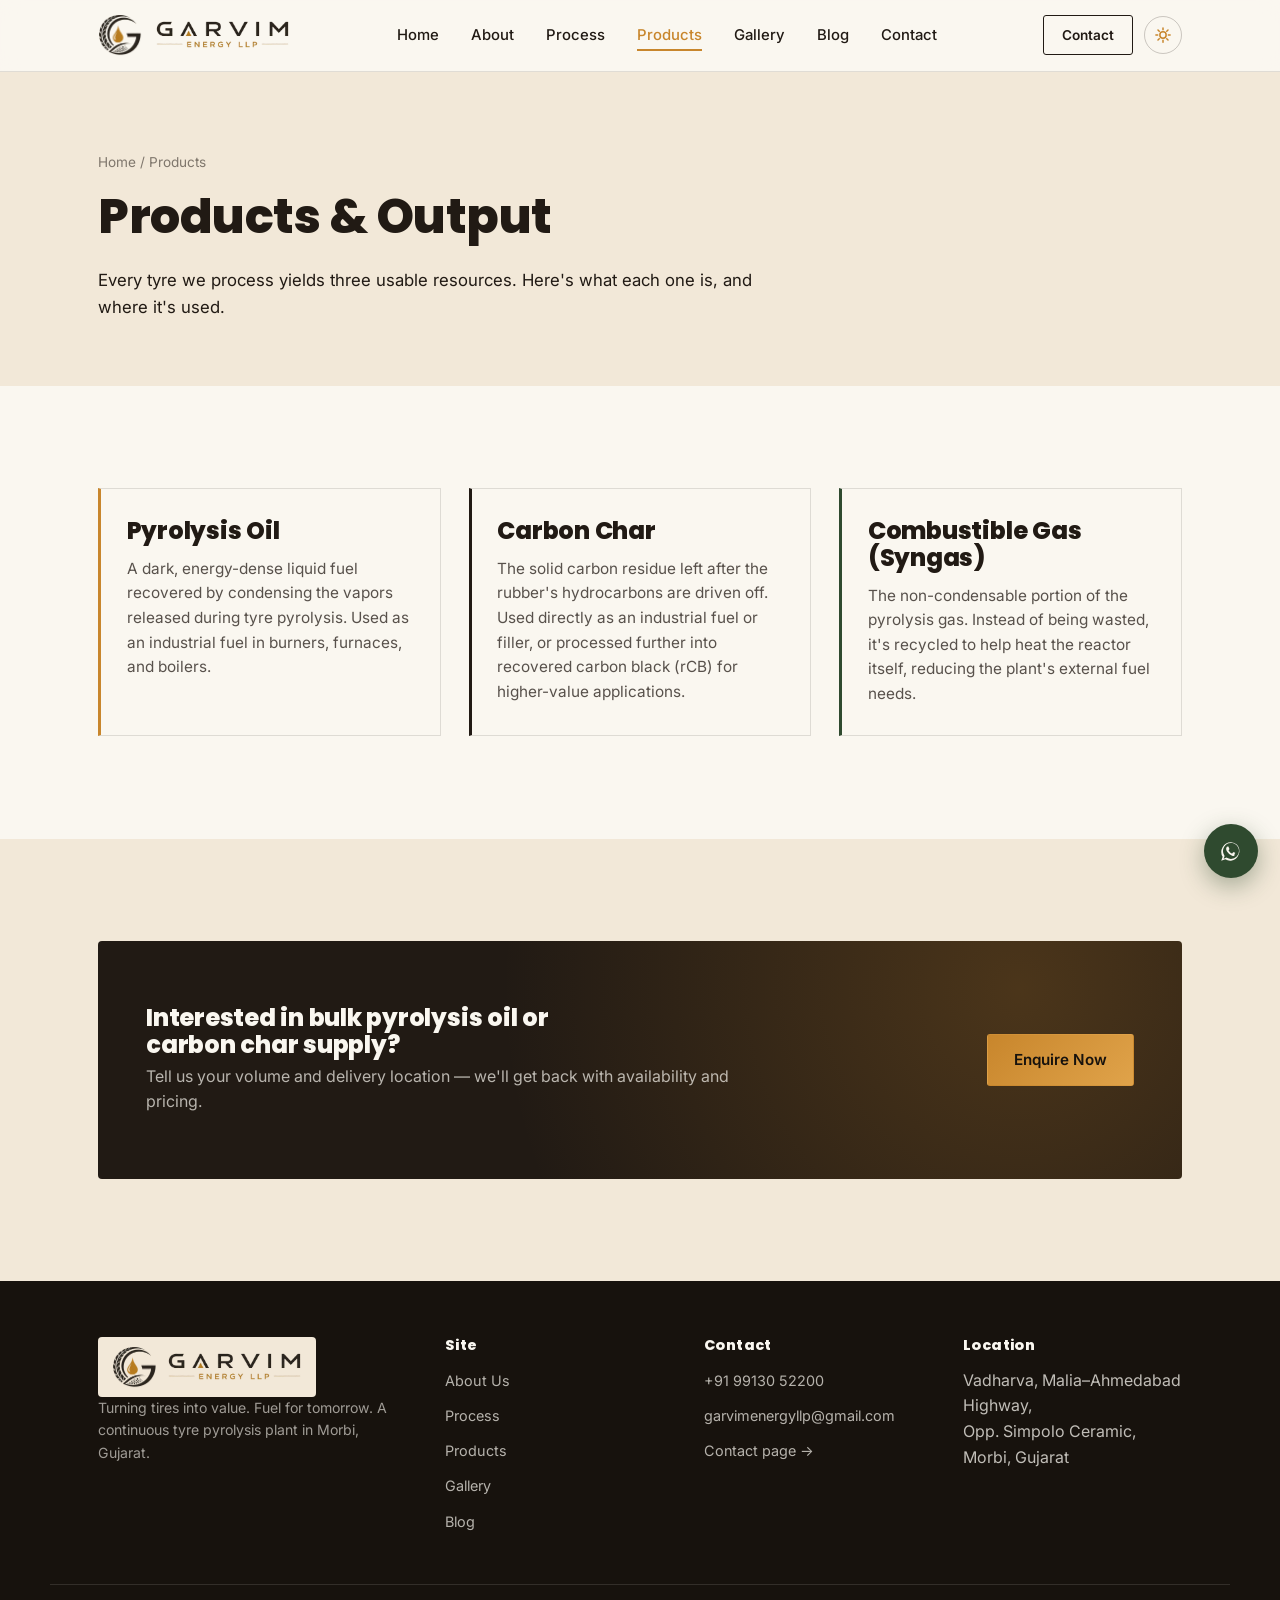
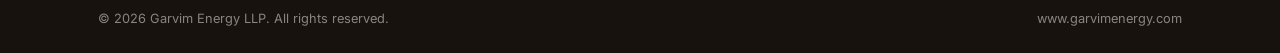
<file: products.html>
<!DOCTYPE html>
<html lang="en">
<head>
<meta charset="UTF-8">
<script>(function(){try{var t=localStorage.getItem('garvim-theme')||'light';document.documentElement.setAttribute('data-theme',t);}catch(e){document.documentElement.setAttribute('data-theme','light');}})();</script>
<meta name="viewport" content="width=device-width, initial-scale=1.0">
<title>Products &amp; Output — Garvim Energy LLP</title>
<meta name="description" content="Pyrolysis oil, carbon char, and recycled combustible gas — the three outputs recovered from Garvim Energy's continuous tyre pyrolysis plant.">
<link rel="icon" type="image/png" href="images/logo-mark.png">
<link href="https://fonts.googleapis.com/css2?family=Poppins:wght@600;700;800&family=Inter:wght@400;500;600&display=swap" rel="stylesheet">
<link rel="stylesheet" href="css/style.css">
</head>
<body>
<div id="page-veil"></div>

<header class="site">
  <div class="nav-inner">
    <a href="index.html" class="brand" aria-label="Garvim Energy LLP — Home"><img class="brand-mark" src="images/logo-mark.png" alt=""><img class="brand-word" src="images/logo-wordmark.png" alt="Garvim Energy LLP"></a>
    <nav class="primary">
      <ul>
        <li><a href="index.html">Home</a></li>
        <li><a href="about.html">About</a></li>
        <li><a href="process.html">Process</a></li>
        <li><a href="products.html">Products</a></li>
        <li><a href="gallery.html">Gallery</a></li>
        <li><a href="blog.html">Blog</a></li>
        <li><a href="contact.html">Contact</a></li>
      </ul>
    </nav>
    <div class="nav-cta">
      <a href="contact.html" class="btn btn-outline"><span>Contact</span></a>
      <button class="theme-toggle" type="button" aria-label="Switch between light and dark theme" title="Switch theme">
        <svg class="icon-sun" viewBox="0 0 24 24" fill="none" stroke="currentColor" stroke-width="2" stroke-linecap="round"><circle cx="12" cy="12" r="4.2"/><path d="M12 2.5v2.4M12 19.1v2.4M2.5 12h2.4M19.1 12h2.4M5.3 5.3l1.7 1.7M17 17l1.7 1.7M5.3 18.7 7 17M17 7l1.7-1.7"/></svg>
        <svg class="icon-moon" viewBox="0 0 24 24" fill="currentColor"><path d="M20.5 14.3A8.6 8.6 0 0 1 9.7 3.5a.7.7 0 0 0-.9-.9A9.8 9.8 0 1 0 21.4 15.2a.7.7 0 0 0-.9-.9Z"/></svg>
      </button>
      <button class="burger" aria-label="Menu"><span></span><span></span><span></span></button>
    </div>
  </div>
</header>

<main>
  <section class="page-hero">
    <div class="wrap">
      <div class="breadcrumb reveal"><a href="index.html">Home</a> / Products</div>
      <h1 class="reveal">Products &amp; Output</h1>
      <p class="reveal" style="font-size:1.05rem;max-width:60ch">Every tyre we process yields three usable resources. Here's what each one is, and where it's used.</p>
    </div>
  </section>

  <section>
    <div class="wrap">
      <div class="grid-3 reveal-stagger">
        <div class="card" style="border-left-color:var(--amber)">
          <h3>Pyrolysis Oil</h3>
          <p>A dark, energy-dense liquid fuel recovered by condensing the vapors released during tyre pyrolysis. Used as an industrial fuel in burners, furnaces, and boilers.</p>
        </div>
        <div class="card" style="border-left-color:var(--charcoal)">
          <h3>Carbon Char</h3>
          <p>The solid carbon residue left after the rubber's hydrocarbons are driven off. Used directly as an industrial fuel or filler, or processed further into recovered carbon black (rCB) for higher-value applications.</p>
        </div>
        <div class="card" style="border-left-color:var(--forest)">
          <h3>Combustible Gas (Syngas)</h3>
          <p>The non-condensable portion of the pyrolysis gas. Instead of being wasted, it's recycled to help heat the reactor itself, reducing the plant's external fuel needs.</p>
        </div>
      </div>
    </div>
  </section>

  <section class="section-cream">
    <div class="wrap">
      <div class="cta-banner reveal">
        <div>
          <h3>Interested in bulk pyrolysis oil or carbon char supply?</h3>
          <p>Tell us your volume and delivery location — we'll get back with availability and pricing.</p>
        </div>
        <a href="contact.html" class="btn btn-primary"><span>Enquire Now</span></a>
      </div>
    </div>
  </section>
</main>

<footer class="site">
  <div class="wrap footer-grid">
    <div class="footer-brand">
      <a href="index.html" class="brand brand-on-dark" aria-label="Garvim Energy LLP — Home"><img class="brand-mark" src="images/logo-mark.png" alt=""><img class="brand-word" src="images/logo-wordmark.png" alt="Garvim Energy LLP"></a>
      <p>Turning tires into value. Fuel for tomorrow. A continuous tyre pyrolysis plant in Morbi, Gujarat.</p>
    </div>
    <div>
      <h4>Site</h4>
      <ul>
        <li><a href="about.html">About Us</a></li>
        <li><a href="process.html">Process</a></li>
        <li><a href="products.html">Products</a></li>
        <li><a href="gallery.html">Gallery</a></li>
        <li><a href="blog.html">Blog</a></li>
      </ul>
    </div>
    <div>
      <h4>Contact</h4>
      <ul>
        <li><a href="tel:+919913052200">+91 99130 52200</a></li>
        <li><a href="mailto:garvimenergyllp@gmail.com">garvimenergyllp@gmail.com</a></li>
        <li><a href="contact.html">Contact page →</a></li>
      </ul>
    </div>
    <div>
      <h4>Location</h4>
      <ul><li><span>Vadharva, Malia–Ahmedabad Highway,<br>Opp. Simpolo Ceramic, Morbi, Gujarat</span></li></ul>
    </div>
  </div>
  <div class="footer-bottom">
    <span>© 2026 Garvim Energy LLP. All rights reserved.</span>
    <span>www.garvimenergy.com</span>
  </div>
</footer>

<a class="wa-float" href="https://wa.me/919913052200" target="_blank" rel="noopener" aria-label="Chat on WhatsApp">
  <svg width="26" height="26" viewBox="0 0 24 24" fill="currentColor"><path d="M17.6 6.3A8.9 8.9 0 0 0 12 4a8.9 8.9 0 0 0-7.7 13.4L3 21l3.7-1.3A8.9 8.9 0 0 0 12 20.9a8.9 8.9 0 0 0 5.6-14.6ZM12 19.3a7.4 7.4 0 0 1-3.8-1l-.3-.2-2.7 1 .9-2.6-.2-.3A7.4 7.4 0 1 1 19.4 12 7.4 7.4 0 0 1 12 19.3Zm4-5.5c-.2-.1-1.3-.7-1.5-.7s-.4-.1-.5.1-.6.7-.7.9-.3.2-.5.1a6 6 0 0 1-1.8-1.1 6.6 6.6 0 0 1-1.2-1.5c-.1-.2 0-.4.1-.5l.4-.4.2-.4v-.4c-.1-.1-.5-1.2-.7-1.7s-.4-.4-.5-.4h-.4a.9.9 0 0 0-.6.3 2.7 2.7 0 0 0-.8 2 4.7 4.7 0 0 0 1 2.5 10.7 10.7 0 0 0 4.1 3.6c1.4.6 1.4.4 1.7.4a1.5 1.5 0 0 0 1-.7 1.2 1.2 0 0 0 .1-.7c0-.1-.2-.2-.4-.3Z"/></svg>
</a>

<script src="js/main.js"></script>
</body>
</html>
</file>
<file: css/style.css>
/* ===================================================================
   GARVIM ENERGY — Design System
   Charcoal + amber (oil) + cream + forest green (sparingly)
   Type: Poppins (display) / Inter (body)
   =================================================================== */

:root {
  --charcoal:      #211a14;
  --charcoal-dark: #17120d;
  --amber:         #c8862c;
  --amber-light:   #e0a34a;
  --cream:         #f2e8d8;
  --off-white:     #faf7f0;
  --forest:        #2f4a2f;
  --forest-light:  #3e5f3e;
  --line:          rgba(var(--ink-rgb), 0.12);
  --line-strong:   rgba(var(--ink-rgb), 0.22);

  --font-display: 'Poppins', 'Segoe UI', sans-serif;
  --font-body:    'Inter', 'Segoe UI', sans-serif;

  --max-w: 1180px;
  --gutter: clamp(1.25rem, 4vw, 3rem);

  --ease: cubic-bezier(0.22, 1, 0.36, 1);

  /* theme channels + fixed "on dark" colours */
  --ink-rgb: 33, 26, 20;
  --paper-rgb: 250, 247, 240;
  --on-dark: #faf7f0;
  --dark-surface: #211a14;
  --surface-hover: #ffffff;
  --forest-ink: #2f4a2f;
}

/* ---------- Dark theme ---------- */
[data-theme="dark"] {
  --charcoal: #f2e8d8;          /* text colour in dark mode */
  --off-white: #15100c;         /* page background */
  --cream: #1d1610;             /* alternate section background */
  --ink-rgb: 242, 232, 216;
  --paper-rgb: 21, 16, 12;
  --surface-hover: #241b13;
  --forest-ink: #8fc08f;
  --line: rgba(242, 232, 216, 0.12);
  --line-strong: rgba(242, 232, 216, 0.24);
  color-scheme: dark;
}
[data-theme="dark"] .brand-mark,
[data-theme="dark"] .brand-word { filter: invert(1) hue-rotate(180deg) brightness(1.05); }
[data-theme="dark"] .brand-on-dark .brand-mark,
[data-theme="dark"] .brand-on-dark .brand-word { filter: none; }
[data-theme="dark"] .reactor-scene { background: #efe6d4; border-radius: 8px; padding: 6px; }
[data-theme="dark"] .card:hover { background: var(--surface-hover); }

body, header.site, .card, .hero, .section-cream, .page-hero, .field input, .field textarea {
  transition: background-color 0.4s var(--ease), color 0.4s var(--ease), border-color 0.4s var(--ease);
}

/* ---------- Reset ---------- */
*, *::before, *::after { box-sizing: border-box; }
html { scroll-behavior: smooth; }
body {
  margin: 0;
  font-family: var(--font-body);
  color: var(--charcoal);
  background: var(--off-white);
  line-height: 1.6;
  -webkit-font-smoothing: antialiased;
}
img { max-width: 100%; display: block; }
a { color: inherit; text-decoration: none; }
ul { margin: 0; padding: 0; list-style: none; }
h1, h2, h3, h4 {
  font-family: var(--font-display);
  font-weight: 800;
  line-height: 1.12;
  margin: 0 0 0.5em;
  color: var(--charcoal);
  letter-spacing: -0.01em;
}
p { margin: 0 0 1em; max-width: 62ch; }
button { font-family: inherit; cursor: pointer; }

@media (prefers-reduced-motion: reduce) {
  *, *::before, *::after {
    animation-duration: 0.001ms !important;
    animation-iteration-count: 1 !important;
    transition-duration: 0.001ms !important;
    scroll-behavior: auto !important;
  }
}

/* ---------- Page transition veil ---------- */
#page-veil {
  position: fixed; inset: 0; z-index: 9999;
  background: var(--dark-surface);
  transform: scaleY(0);
  transform-origin: bottom;
  pointer-events: none;
}
#page-veil.leaving { animation: veil-in 0.42s var(--ease) forwards; }
body.veil-enter #page-veil { transform: scaleY(1); transform-origin: top; animation: veil-out 0.5s var(--ease) 0.05s forwards; }
@keyframes veil-in  { to { transform: scaleY(1); transform-origin: bottom; } }
@keyframes veil-out { to { transform: scaleY(0); transform-origin: top; } }

/* ---------- Layout helpers ---------- */
.wrap { max-width: var(--max-w); margin: 0 auto; padding: 0 var(--gutter); }
section { padding: clamp(3.5rem, 8vw, 6.5rem) 0; }
.section-cream  { background: var(--cream); }
.section-charcoal { background: var(--dark-surface); color: var(--on-dark); }
.section-charcoal h2, .section-charcoal h3 { color: var(--on-dark); }

.eyebrow {
  display: inline-flex; align-items: center; gap: 0.5em;
  font-size: 0.8rem; font-weight: 600; color: var(--forest-ink);
  margin-bottom: 0.9em;
}
.eyebrow::before {
  content: ''; width: 22px; height: 2px; background: var(--forest-ink);
}

.section-head { max-width: 640px; margin-bottom: 2.5rem; }
h2 { font-size: clamp(1.7rem, 3.2vw, 2.5rem); }
h3 { font-size: clamp(1.2rem, 2vw, 1.5rem); }

/* ---------- Buttons ---------- */
.btn {
  position: relative;
  overflow: hidden;
  display: inline-flex; align-items: center; gap: 0.6em;
  padding: 0.85em 1.7em;
  border-radius: 3px;
  font-weight: 600; font-size: 0.95rem;
  border: 1.5px solid transparent;
  transition: transform 0.25s var(--ease), box-shadow 0.25s var(--ease), background 0.25s var(--ease), color 0.25s var(--ease);
}
.btn:active { transform: scale(0.96); }
.btn-primary {
  background: linear-gradient(135deg, var(--amber) 0%, var(--amber-light) 100%);
  color: var(--charcoal-dark);
}
.btn-primary:hover { transform: translateY(-2px); box-shadow: 0 10px 24px rgba(200,134,44,0.35); }
.btn-outline {
  border-color: currentColor;
  color: inherit;
  background: transparent;
}
.btn-outline:hover { background: currentColor; }
.btn-outline:hover span { color: var(--off-white); mix-blend-mode: difference; }
.section-charcoal .btn-outline { border-color: var(--on-dark); }

/* ripple */
.btn .ripple {
  position: absolute; border-radius: 50%;
  background: rgba(255,255,255,0.55);
  transform: scale(0); animation: ripple 0.6s ease-out;
  pointer-events: none;
}
@keyframes ripple { to { transform: scale(3); opacity: 0; } }

/* ---------- Header / Nav ---------- */
header.site {
  position: sticky; top: 0; z-index: 500;
  background: rgba(var(--paper-rgb), 0.9);
  backdrop-filter: blur(10px);
  border-bottom: 1px solid var(--line);
  transition: transform 0.35s var(--ease);
}
header.site.hide { transform: translateY(-100%); }
.nav-inner {
  display: flex; align-items: center; justify-content: space-between;
  padding: 0.9rem var(--gutter);
  max-width: var(--max-w); margin: 0 auto;
}
.brand { display: flex; align-items: center; gap: 0.6em; font-family: var(--font-display); font-weight: 800; font-size: 1.15rem; letter-spacing: 0.02em; }
.brand .mark {
  width: 34px; height: 34px; border-radius: 50%;
  background: linear-gradient(135deg, var(--amber), var(--amber-light));
  display: flex; align-items: center; justify-content: center;
  color: var(--charcoal-dark); font-weight: 800; font-size: 0.95rem;
}
nav.primary ul { display: flex; gap: 2rem; }
nav.primary a {
  position: relative; font-size: 0.93rem; font-weight: 500; color: var(--charcoal);
  padding: 0.3em 0;
}
nav.primary a::after {
  content: ''; position: absolute; left: 0; bottom: -2px; height: 2px; width: 0;
  background: var(--amber); transition: width 0.3s var(--ease);
}
nav.primary a:hover::after, nav.primary a.active::after { width: 100%; }
nav.primary a.active { color: var(--amber); }

.nav-cta { display: flex; align-items: center; gap: 1rem; }
.nav-cta .btn { padding: 0.6em 1.3em; font-size: 0.85rem; }

.burger { display: none; width: 26px; height: 20px; position: relative; background: none; border: none; }
.burger span {
  position: absolute; left: 0; width: 100%; height: 2px; background: var(--charcoal);
  transition: transform 0.3s var(--ease), opacity 0.3s var(--ease), top 0.3s var(--ease);
}
.burger span:nth-child(1) { top: 0; }
.burger span:nth-child(2) { top: 9px; }
.burger span:nth-child(3) { top: 18px; }
.burger.open span:nth-child(1) { top: 9px; transform: rotate(45deg); }
.burger.open span:nth-child(2) { opacity: 0; }
.burger.open span:nth-child(3) { top: 9px; transform: rotate(-45deg); }

@media (max-width: 880px) {
  .burger { display: block; }
  nav.primary {
    position: fixed; inset: 0 0 0 30%; top: 64px;
    background: var(--off-white);
    border-left: 1px solid var(--line);
    padding: 2rem var(--gutter);
    transform: translateX(100%); transition: transform 0.4s var(--ease);
  }
  nav.primary.open { transform: translateX(0); }
  nav.primary ul { flex-direction: column; gap: 1.4rem; }
  .nav-cta .btn-outline { display: none; }
}

/* ---------- Hero ---------- */
.hero {
  padding: clamp(2.5rem, 6vw, 4.5rem) 0 clamp(3rem, 7vw, 5rem);
  background: linear-gradient(180deg, var(--off-white) 0%, var(--cream) 100%);
  overflow: hidden;
}
.hero-grid { display: grid; grid-template-columns: 1.05fr 0.95fr; gap: clamp(2rem, 5vw, 4rem); align-items: center; }
.hero h1 { font-size: clamp(2.2rem, 5vw, 3.6rem); }
.hero .sub { font-size: 1.08rem; color: rgba(var(--ink-rgb), 0.75); max-width: 46ch; }
.hero-ctas { display: flex; gap: 1rem; margin-top: 1.6rem; flex-wrap: wrap; }

.trust-strip {
  margin-top: clamp(2.5rem, 6vw, 4rem);
  display: grid; grid-template-columns: repeat(4, 1fr);
  border-top: 1px solid var(--line-strong); border-bottom: 1px solid var(--line-strong);
}
.trust-item { padding: 1.1rem 1rem; border-left: 1px solid var(--line); }
.trust-item:first-child { border-left: none; }
.trust-item .num { font-family: var(--font-display); font-weight: 800; font-size: 1.15rem; color: var(--amber); display: block; }
.trust-item .label { font-size: 0.82rem; color: rgba(var(--ink-rgb), 0.65); }
@media (max-width: 720px) {
  .trust-strip { grid-template-columns: repeat(2, 1fr); }
  .trust-item:nth-child(3) { border-left: none; }
}

/* ---------- Hero reactor animation ---------- */
.reactor-scene { width: 100%; height: auto; }
.reactor-scene .tyre { transform-box: fill-box; transform-origin: center; }
.conveyor-track { stroke-dasharray: 6 10; animation: dash-move 1.1s linear infinite; }
@keyframes dash-move { to { stroke-dashoffset: -32; } }

.tyre-1 { animation: ride-belt 3.6s linear infinite; }
.tyre-2 { animation: ride-belt 3.6s linear infinite; animation-delay: -1.2s; }
.tyre-3 { animation: ride-belt 3.6s linear infinite; animation-delay: -2.4s; }
@keyframes ride-belt {
  0%   { offset-distance: 0%; opacity: 0; }
  6%   { opacity: 1; }
  92%  { opacity: 1; }
  100% { offset-distance: 100%; opacity: 0; }
}
.tyre-1, .tyre-2, .tyre-3 {
  offset-path: path('M24,180 L162,180 L168,180 L235,124');
  offset-rotate: 0deg;
}

.oil-flow { animation: oil-shimmer 2.6s linear infinite; }
@keyframes oil-shimmer { to { stroke-dashoffset: -40; } }
.oil-tank-fill { animation: tank-rise 6s ease-in-out infinite; }
@keyframes tank-rise { 0%,100% { transform: scaleY(0.55); } 50% { transform: scaleY(0.85); } }

.char-particle { animation: char-fall 1.8s linear infinite; opacity: 0; }
.char-particle:nth-child(2) { animation-delay: 0.35s; }
.char-particle:nth-child(3) { animation-delay: 0.7s; }
.char-particle:nth-child(4) { animation-delay: 1.05s; }
.char-particle:nth-child(5) { animation-delay: 1.4s; }
@keyframes char-fall {
  0%   { transform: translateY(0); opacity: 0; }
  10%  { opacity: 1; }
  85%  { opacity: 1; }
  100% { transform: translateY(34px); opacity: 0; }
}
.reactor-glow { animation: glow-pulse 3s ease-in-out infinite; }
@keyframes glow-pulse { 0%,100% { opacity: 0.55; } 50% { opacity: 1; } }

/* ---------- Cards ---------- */
.grid-3 { display: grid; grid-template-columns: repeat(3, 1fr); gap: 1.75rem; }
.grid-2 { display: grid; grid-template-columns: repeat(2, 1fr); gap: 1.75rem; }
@media (max-width: 880px) { .grid-3 { grid-template-columns: 1fr; } .grid-2 { grid-template-columns: 1fr; } }

.card {
  border: 1px solid var(--line);
  border-left: 3px solid var(--amber);
  padding: 1.8rem 1.6rem;
  background: var(--off-white);
  transition: border-color 0.3s var(--ease), transform 0.3s var(--ease), background 0.3s var(--ease);
}
.card:hover { border-left-color: var(--forest); transform: translateY(-4px); background: var(--surface-hover); }
.card .icon { width: 40px; height: 40px; margin-bottom: 1rem; color: var(--amber); }
.card h3 { margin-bottom: 0.5em; }
.card p { margin-bottom: 0; font-size: 0.96rem; color: rgba(var(--ink-rgb), 0.75); }

.section-charcoal .card { background: rgba(255,255,255,0.04); border-color: rgba(255,255,255,0.14); }
.section-charcoal .card p { color: rgba(250,247,240,0.72); }
.section-charcoal .card:hover { background: rgba(255,255,255,0.07); }

/* ---------- Process steps ---------- */
.process-list { counter-reset: step; }
.process-step {
  display: grid; grid-template-columns: 64px 1fr; gap: 1.3rem;
  padding: 1.8rem 0;
  border-top: 1px solid var(--line);
  position: relative;
}
.process-step:last-child { border-bottom: 1px solid var(--line); }
.process-step .step-num {
  counter-increment: step;
  font-family: var(--font-display); font-weight: 800; font-size: 1.6rem;
  color: var(--amber);
}
.process-step .step-num::before { content: counter(step, decimal-leading-zero); }
.process-step h3 { margin-bottom: 0.4em; }
.process-step p { margin-bottom: 0; color: rgba(var(--ink-rgb), 0.75); }

/* ---------- Diagram ---------- */
.flow-diagram { width: 100%; height: auto; margin: 2rem 0; }
.flow-node rect { fill: var(--off-white); stroke: var(--line-strong); }
.flow-node text { font-family: var(--font-body); font-size: 12px; fill: var(--charcoal); }
.flow-arrow { stroke: var(--amber); stroke-width: 2; marker-end: url(#arrowhead); }

/* ---------- Comparison rows ---------- */
.compare-list { border-top: 1px solid var(--line); }
.compare-row {
  display: flex; align-items: flex-start; gap: 1rem;
  padding: 1.1rem 0; border-bottom: 1px solid var(--line);
}
.compare-row .check {
  flex: none; width: 22px; height: 22px; border-radius: 50%;
  background: var(--forest); color: var(--on-dark);
  display: flex; align-items: center; justify-content: center; font-size: 0.75rem; margin-top: 0.15em;
}

/* ---------- CTA banner ---------- */
.cta-banner {
  background: var(--dark-surface);
  color: var(--on-dark);
  padding: clamp(2.5rem, 6vw, 4rem) var(--gutter);
  border-radius: 4px;
  display: flex; align-items: center; justify-content: space-between; gap: 2rem; flex-wrap: wrap;
  background-image: radial-gradient(circle at 85% 20%, rgba(200,134,44,0.25), transparent 55%);
}
.cta-banner h3 { color: var(--on-dark); margin-bottom: 0.2em; max-width: 30ch; }
.cta-banner p { color: rgba(250,247,240,0.7); margin-bottom: 0; }

/* ---------- Footer ---------- */
footer.site {
  background: var(--charcoal-dark);
  color: rgba(250,247,240,0.75);
  padding: 3.5rem 0 1.5rem;
}
.footer-grid { display: grid; grid-template-columns: 1.4fr 1fr 1fr 1fr; gap: 2.5rem; }
footer.site h4 { color: var(--on-dark); font-size: 0.9rem; letter-spacing: 0.03em; margin-bottom: 1em; }
footer.site a { color: rgba(250,247,240,0.7); font-size: 0.9rem; transition: color 0.25s; }
footer.site a:hover { color: var(--amber-light); }
footer.site li { margin-bottom: 0.6em; }
.footer-brand p { color: rgba(250,247,240,0.6); font-size: 0.88rem; max-width: 34ch; }
.footer-bottom {
  max-width: var(--max-w); margin: 2.5rem auto 0; padding: 1.5rem var(--gutter) 0;
  border-top: 1px solid rgba(250,247,240,0.12);
  display: flex; justify-content: space-between; flex-wrap: wrap; gap: 0.8rem;
  font-size: 0.8rem; color: rgba(250,247,240,0.5);
}
@media (max-width: 780px) { .footer-grid { grid-template-columns: 1fr 1fr; } }

/* ---------- WhatsApp float ---------- */
.wa-float {
  position: fixed; right: 1.4rem; bottom: 1.4rem; z-index: 600;
  width: 54px; height: 54px; border-radius: 50%;
  background: var(--forest);
  color: var(--on-dark);
  display: flex; align-items: center; justify-content: center;
  box-shadow: 0 8px 24px rgba(47,74,47,0.4);
  transition: transform 0.3s var(--ease);
  animation: wa-pop 0.6s var(--ease) 1.2s backwards;
}
.wa-float:hover { transform: scale(1.08); }
@keyframes wa-pop { from { transform: scale(0); } to { transform: scale(1); } }

/* ---------- Scroll reveal ---------- */
.reveal { opacity: 0; transform: translateY(22px); transition: opacity 0.7s var(--ease), transform 0.7s var(--ease); }
.reveal.in { opacity: 1; transform: translateY(0); }
.reveal-stagger > * { opacity: 0; transform: translateY(22px); transition: opacity 0.6s var(--ease), transform 0.6s var(--ease); }
.reveal-stagger.in > * { opacity: 1; transform: translateY(0); }
.reveal-stagger.in > *:nth-child(1) { transition-delay: 0s; }
.reveal-stagger.in > *:nth-child(2) { transition-delay: 0.08s; }
.reveal-stagger.in > *:nth-child(3) { transition-delay: 0.16s; }
.reveal-stagger.in > *:nth-child(4) { transition-delay: 0.24s; }

/* ---------- Page hero (inner pages) ---------- */
.page-hero { padding: clamp(3rem, 7vw, 5rem) 0 clamp(2rem, 4vw, 3rem); background: var(--cream); }
.page-hero h1 { font-size: clamp(2rem, 4.4vw, 3rem); max-width: 18ch; }
.breadcrumb { font-size: 0.85rem; color: rgba(var(--ink-rgb), 0.55); margin-bottom: 1rem; }
.breadcrumb a:hover { color: var(--amber); }

/* ---------- Gallery ---------- */
.gallery-grid { display: grid; grid-template-columns: repeat(3, 1fr); gap: 1rem; }
.gallery-item {
  aspect-ratio: 4/3; border-radius: 3px; overflow: hidden; position: relative;
  background: linear-gradient(135deg, var(--charcoal), var(--forest));
}
.gallery-item img { width: 100%; height: 100%; object-fit: cover; transition: transform 0.5s var(--ease); }
.gallery-item:hover img { transform: scale(1.08); }
.gallery-item .tag {
  position: absolute; left: 0.8rem; bottom: 0.8rem;
  background: rgba(23,18,13,0.8); color: var(--on-dark);
  padding: 0.3em 0.7em; font-size: 0.78rem; border-radius: 2px;
}
@media (max-width: 880px) { .gallery-grid { grid-template-columns: repeat(2, 1fr); } }
@media (max-width: 560px) { .gallery-grid { grid-template-columns: 1fr; } }

/* ---------- Blog ---------- */
.blog-card { display: grid; grid-template-columns: 1fr; border: 1px solid var(--line); }
.blog-card .thumb { aspect-ratio: 16/9; background: linear-gradient(135deg, var(--forest), var(--charcoal)); }
.blog-card .body { padding: 1.6rem; }
.blog-card .meta { font-size: 0.8rem; color: rgba(var(--ink-rgb), 0.55); margin-bottom: 0.6em; }
.blog-card h3 { margin-bottom: 0.5em; }
.blog-card a.read { color: var(--amber); font-weight: 600; font-size: 0.9rem; }
.blog-card a.read:hover { text-decoration: underline; }

.article-body { max-width: 68ch; margin: 0 auto; }
.article-body h2 { margin-top: 2em; font-size: 1.4rem; }
.article-body p { max-width: none; color: rgba(var(--ink-rgb), 0.85); }
.article-lede { font-size: 1.1rem; color: rgba(var(--ink-rgb), 0.7); }

/* ---------- Contact ---------- */
.contact-grid { display: grid; grid-template-columns: 1fr 1fr; gap: 3rem; align-items: start; }
.contact-block { margin-bottom: 1.6rem; }
.contact-block .label { font-size: 0.8rem; color: var(--forest-ink); font-weight: 600; margin-bottom: 0.3em; }
.contact-block a, .contact-block span { font-size: 1rem; }
.map-embed { width: 100%; aspect-ratio: 4/3; border: 1px solid var(--line); border-radius: 4px; overflow: hidden; margin-top: 1.5rem; }
.map-embed iframe { width: 100%; height: 100%; border: 0; }

form.contact-form { display: grid; gap: 1.1rem; }
.field label { display: block; font-size: 0.85rem; font-weight: 600; margin-bottom: 0.4em; }
.field input, .field textarea {
  width: 100%; padding: 0.8em 0.9em; font-family: inherit; font-size: 0.95rem;
  border: 1px solid var(--line-strong); border-radius: 3px; background: var(--off-white);
  transition: border-color 0.25s, box-shadow 0.25s;
}
.field input:focus, .field textarea:focus {
  outline: none; border-color: var(--amber); box-shadow: 0 0 0 3px rgba(200,134,44,0.15);
}
.field textarea { resize: vertical; min-height: 120px; }
.form-note { font-size: 0.82rem; color: rgba(var(--ink-rgb), 0.55); margin-top: 0.5rem; }
@media (max-width: 880px) { .contact-grid { grid-template-columns: 1fr; } }

/* ---------- Utility ---------- */
.tag-chip {
  display: inline-flex; align-items: center; gap: 0.4em;
  background: rgba(47,74,47,0.12); color: var(--forest-ink);
  padding: 0.35em 0.8em; border-radius: 999px; font-size: 0.78rem; font-weight: 600;
}

/* ---------- Real logo ---------- */
.brand { gap: 0.7em; }
.brand-mark { height: 42px; width: auto; transition: transform 0.5s var(--ease); }
.brand-word { height: 30px; width: auto; }
.brand:hover .brand-mark { transform: rotate(-8deg) scale(1.06); }
.brand-on-dark { background: var(--cream); padding: 0.55rem 0.9rem; border-radius: 4px; display: inline-flex; }
@media (max-width: 480px) { .brand-word { height: 24px; } .brand-mark { height: 36px; } }

/* ---------- Theme toggle ---------- */
.theme-toggle {
  position: relative; width: 38px; height: 38px; flex: none;
  border-radius: 50%; border: 1.5px solid var(--line-strong);
  background: transparent; color: var(--charcoal);
  display: inline-flex; align-items: center; justify-content: center;
  transition: transform 0.25s var(--ease), border-color 0.25s var(--ease), background 0.25s var(--ease);
}
.theme-toggle:hover { border-color: var(--amber); transform: rotate(18deg); }
.theme-toggle:active { transform: scale(0.9); }
.theme-toggle svg { position: absolute; width: 18px; height: 18px; transition: transform 0.5s var(--ease), opacity 0.35s var(--ease); }
.theme-toggle .icon-moon { transform: rotate(-90deg) scale(0.4); opacity: 0; }
.theme-toggle .icon-sun  { transform: rotate(0) scale(1); opacity: 1; color: var(--amber); }
[data-theme="dark"] .theme-toggle .icon-sun  { transform: rotate(90deg) scale(0.4); opacity: 0; }
[data-theme="dark"] .theme-toggle .icon-moon { transform: rotate(0) scale(1); opacity: 1; color: var(--amber-light); }
.nav-cta { gap: 0.7rem; }

.map-link { display: inline-block; margin-top: 0.8rem; font-size: 0.9rem; font-weight: 600; color: var(--amber); }
.map-link:hover { text-decoration: underline; }
.map-fallback { width: 100%; height: 100%; display: flex; align-items: center; justify-content: center; text-align: center; padding: 1rem; font-size: 0.9rem; color: rgba(var(--ink-rgb), 0.6); background: var(--cream); }
</file>
